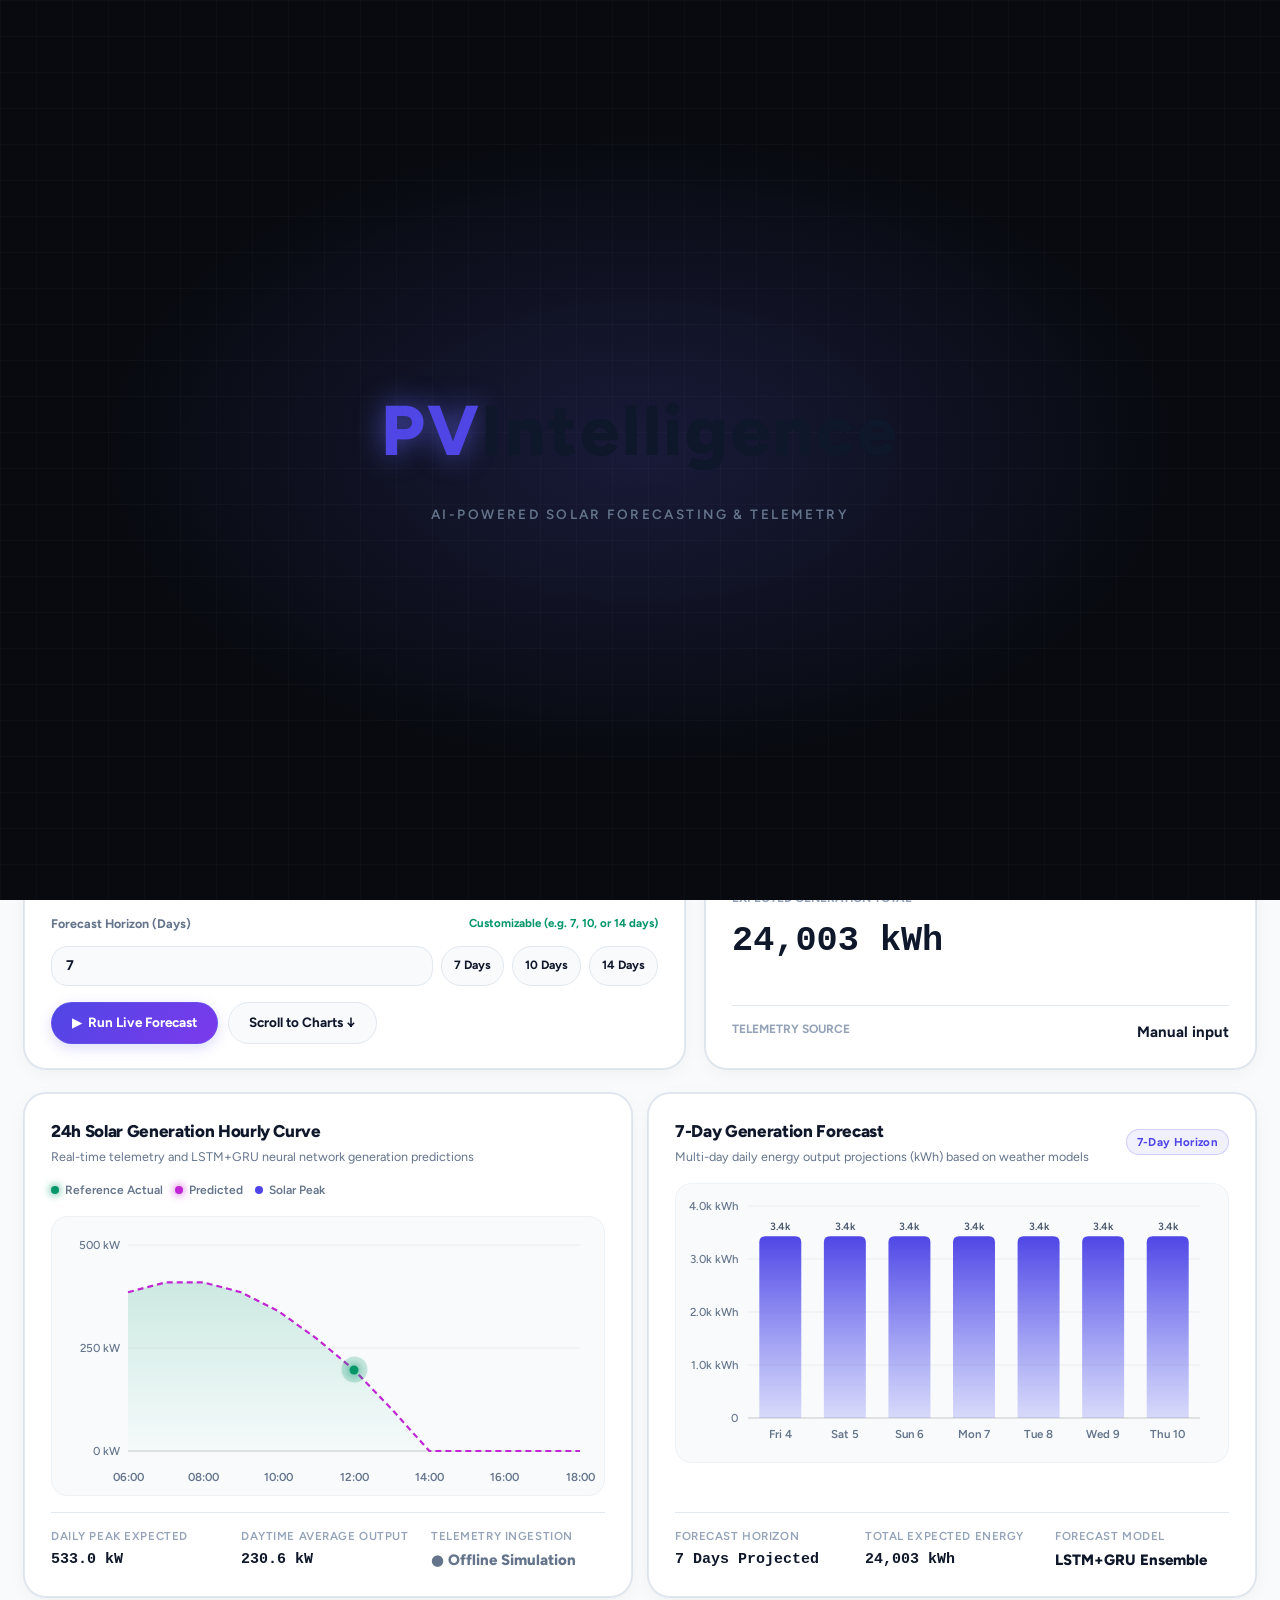
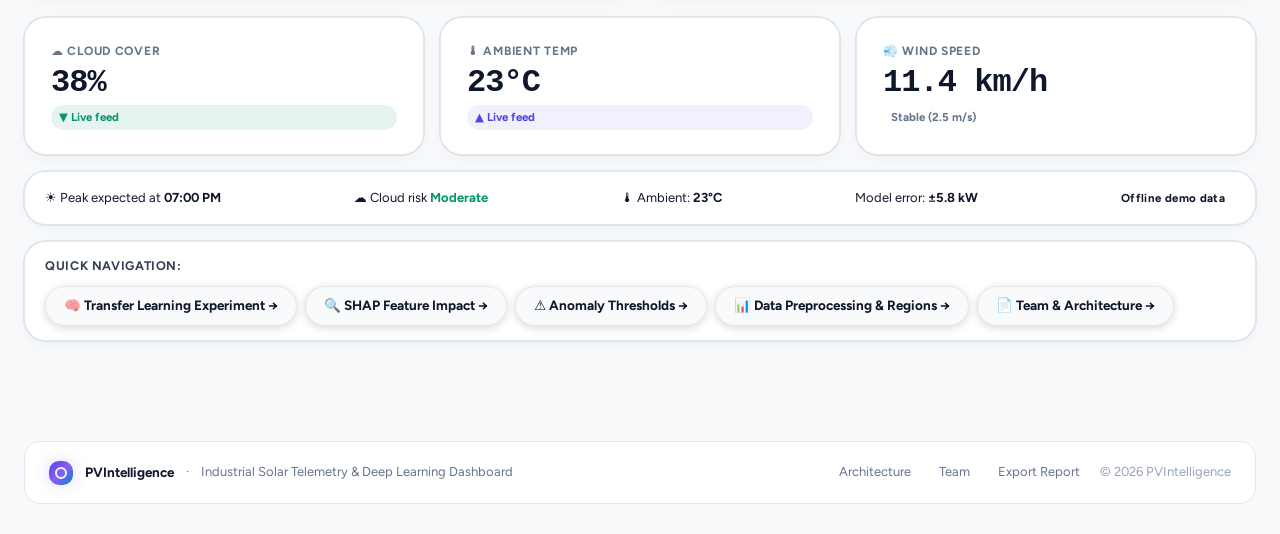
<file: index.html>
﻿<!DOCTYPE html>
<html lang="en">
<head>
  <meta charset="UTF-8" />
  <meta http-equiv="refresh" content="0; url=./site/index.html" />
  <title>Redirecting...</title>
</head>
<body>
  <p>Redirecting to <a href="./site/index.html">PVIntelligence</a>...</p>
</body>
</html>
</file>
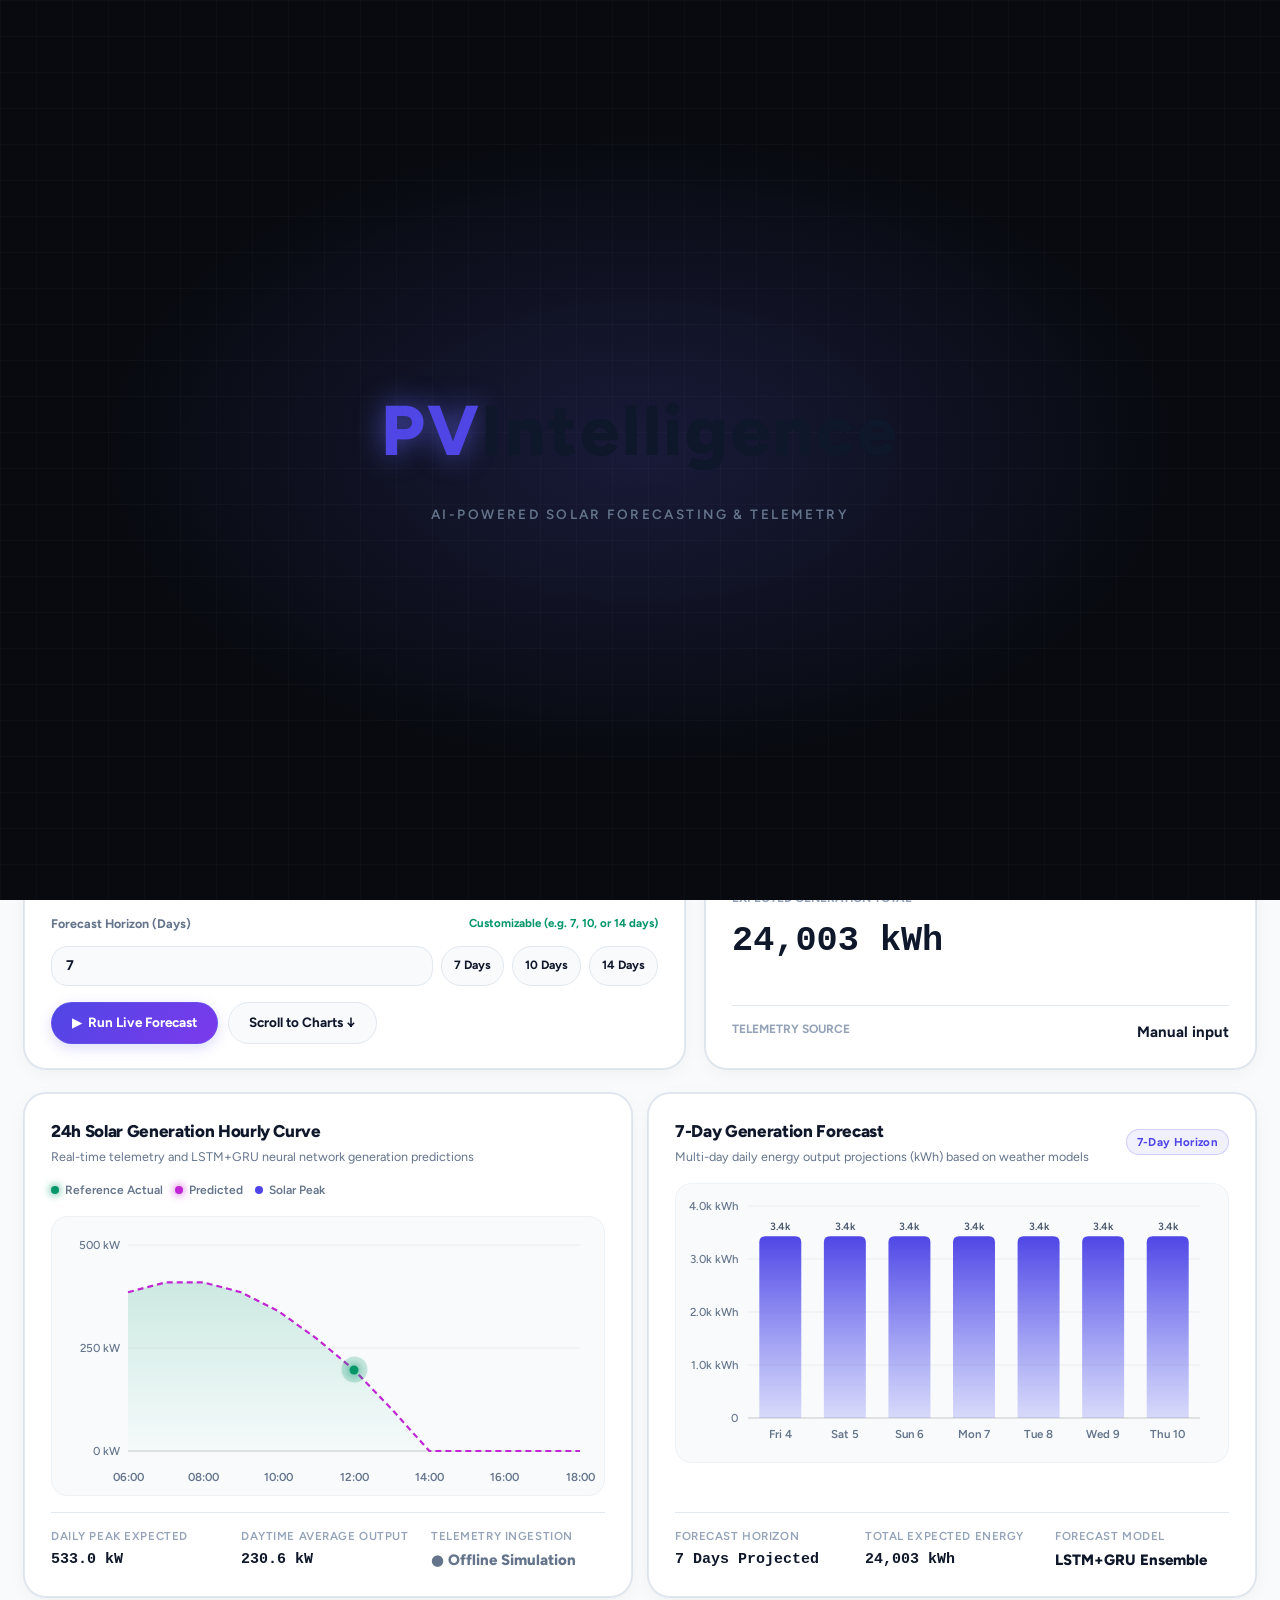
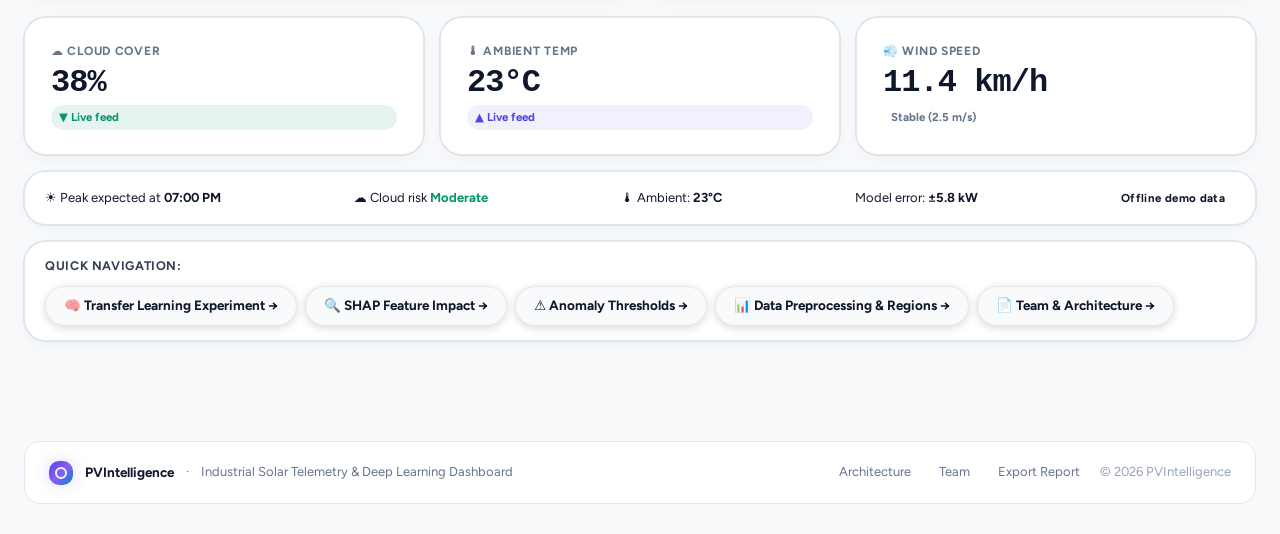
<file: site/index.html>
<!DOCTYPE html>
<html lang="en">
<head>
  <meta charset="UTF-8" />
  <meta name="viewport" content="width=device-width, initial-scale=1, viewport-fit=cover" />
  <meta name="description" content="PVIntelligence — Industrial Solar Forecasting & Telemetry Platform using LSTM+GRU transfer learning, SHAP explainability, and live Open-Meteo solar radiation telemetry." />
  <meta property="og:title" content="PVIntelligence — Solar Forecasting & Telemetry" />
  <meta property="og:description" content="Real-time AI telemetry & forecasting dashboard for solar plants. Transfer learning, SHAP explainability, and live Open-Meteo weather feed integration." />
  <meta property="og:type" content="website" />
  <title>PVIntelligence — Solar Forecasting &amp; Telemetry</title>
  <link rel="preconnect" href="https://fonts.googleapis.com" />
  <link rel="preconnect" href="https://fonts.gstatic.com" crossorigin />
  <link href="https://fonts.googleapis.com/css2?family=Figtree:wght@400;500;600;700;800&display=swap" rel="stylesheet" />
  <link rel="stylesheet" href="styles.css?v=9.1" />
</head>
<body>

  <!-- ═══════════════ SPLASH ENTRANCE ANIMATION ════════════════ -->
  <div id="splash-container" class="splash-overlay" aria-live="polite" aria-label="Loading PVIntelligence">
    <div class="splash-text" aria-hidden="true">
      <span class="letter accent" style="animation-delay:.08s">P</span><span class="letter accent" style="animation-delay:.15s">V</span><span class="letter" style="animation-delay:.22s">I</span><span class="letter" style="animation-delay:.29s">n</span><span class="letter" style="animation-delay:.36s">t</span><span class="letter" style="animation-delay:.43s">e</span><span class="letter" style="animation-delay:.50s">l</span><span class="letter" style="animation-delay:.57s">l</span><span class="letter" style="animation-delay:.64s">i</span><span class="letter" style="animation-delay:.71s">g</span><span class="letter" style="animation-delay:.78s">e</span><span class="letter" style="animation-delay:.85s">n</span><span class="letter" style="animation-delay:.92s">c</span><span class="letter" style="animation-delay:.99s">e</span>
    </div>
    <div class="splash-sub">AI-Powered Solar Forecasting &amp; Telemetry</div>
  </div>

  <!-- ═══════════════ TOP HEADER (FedEx DCA Style, 64px) ════════════════ -->
  <header class="app-header" role="banner">
    <div class="header-inner">
      <!-- Left: Logo & Brand -->
      <div class="header-brand" onclick="go('landing')">
        <div class="brand-gem" role="img" aria-label="PVIntelligence solar logo"></div>
        <div class="brand-name">
          PVIntelligence
        </div>
      </div>

      <!-- Center: Wide Search Field (Desktop) -->
      <div class="header-search">
        <svg class="search-icon" viewBox="0 0 24 24" fill="none" stroke="currentColor" stroke-width="2.2" stroke-linecap="round" stroke-linejoin="round">
          <circle cx="11" cy="11" r="8"></circle><line x1="21" y1="21" x2="16.65" y2="16.65"></line>
        </svg>
        <input type="text" id="globalSearch" class="search-input" placeholder="Search telemetry, models, anomalies... (Press /)" aria-label="Search dashboard" />
        <span class="search-shortcut">/</span>
      </div>

      <!-- Right: Action Controls -->
      <div class="header-actions">
        <!-- Active Region Selector Pill -->
        <select id="regionSel" class="region-pill-select" aria-label="Choose active region">
          <option value="A">Region A &middot; 650 kWp (Plant 1)</option>
          <option value="B">Region B &middot; 520 kWp (Plant 2)</option>
        </select>

        <!-- Notification Bell -->
        <button id="notifBtn" class="header-btn header-btn-icon" type="button" aria-label="Notifications" onclick="toggleNotifPopover(event)">
          <svg width="17" height="17" viewBox="0 0 24 24" fill="none" stroke="currentColor" stroke-width="2" stroke-linecap="round" stroke-linejoin="round">
            <path d="M18 8A6 6 0 0 0 6 8c0 7-3 9-3 9h18s-3-2-3-9"></path>
            <path d="M13.73 21a2 2 0 0 1-3.46 0"></path>
          </svg>
          <span class="notif-badge"></span>
        </button>

        <!-- Theme Toggle Button -->
        <button id="themeToggleBtn" class="header-btn header-btn-icon" type="button" aria-label="Toggle dark/light theme" onclick="toggleTheme()">
          <span id="themeIcon">☾</span>
        </button>
      </div>
    </div>
  </header>

    <!-- ═══════════════ SUB-NAV HORIZONTAL PILL BAR ════════════════ -->
  <nav class="subnav-bar" id="subnav" aria-label="Dashboard sections">
    <div class="subnav-inner">
      <button class="subnav-btn active" type="button" data-id="landing" onclick="go('landing')">⚡ Live Forecast &amp; Demo</button>
      <button class="subnav-btn" type="button" data-id="transfer" onclick="go('transfer')">🧠 Transfer Learning (Core ML)</button>
      <button class="subnav-btn" type="button" data-id="xai" onclick="go('xai')">🔍 Explainability &amp; Diagnostics</button>
      <button class="subnav-btn" type="button" data-id="prep" onclick="go('prep')">📊 Data &amp; Regional Analytics</button>
      <button class="subnav-btn" type="button" data-id="project" onclick="go('project')">📄 Team &amp; Architecture</button>
    </div>
  </nav>

  <!-- Notification Popover -->
  <div id="notifPopover" class="notif-popover" role="region" aria-label="Telemetry alerts">
    <div class="notif-header">
      <span class="notif-title">Operational Telemetry Alerts</span>
      <span class="kpi-trend turquoise">3 active</span>
    </div>
    <div class="notif-list">
      <div class="notif-item">
        <strong>⚡ Peak generation window approaching</strong>
        Expected peak of 487 kW between 12:20 PM and 1:30 PM.
      </div>
      <div class="notif-item">
        <strong>☁ Cloud coverage advisory</strong>
        Afternoon rolling cloud index expected to rise to 38% at 3:00 PM.
      </div>
      <div class="notif-item">
        <strong>✓ Transfer learning calibrated</strong>
        Region B model updated with 53% lower RMSE using 18 training days.
      </div>
    </div>
  </div>

  <!-- Hidden compatibility navigation containers for script events -->
  <aside class="rail" id="rail" style="display:none"></aside>
  <nav class="nav" id="nav" style="display:none"></nav>
  <button class="btn secondary menubtn" id="menubtn" style="display:none" aria-label="Menu">&#9776;</button>

  <!-- ═══════════════ MAIN CONTENT VIEWPORT ════════════════ -->
  <div class="shell">
    <main class="main" id="main-content">
      <!-- ── 1. LIVE FORECAST & DEMO ───────────────────────────── -->
      <section class="section active" id="landing" aria-label="Live Solar Forecasting & Demo">
        
        <!-- Dashboard Page Header -->
        <div class="page-header-row">
          <div class="page-header-text">
            <h1>Solar Generation &amp; Live Forecasting</h1>
            <p>Real-time satellite weather ingestion, city coordinates selection, and LSTM+GRU neural network generation forecasts.</p>
          </div>
          <div class="page-header-actions">
            <span class="status-pill-badge turquoise weather-status-badge" id="heroStatusPill" role="status">Live weather &middot; Open-Meteo &middot; updated just now</span>
            <button class="btn-pill" type="button" onclick="syncLiveWeather()">↻ Sync Feed</button>
            <button class="btn-pill primary" type="button" onclick="go('project')">↓ Export Report</button>
          </div>
        </div>

        <!-- Purpose Banner -->
        <div class="purpose-banner">
          <span class="purpose-badge">Live Demonstration</span>
          <div class="purpose-text">
            <strong>Section Purpose:</strong> Auto-ingest live satellite weather from Open-Meteo for any Indian city or custom GPS coordinates, and project real-time multi-day solar power curves (7, 10, or 14 days) using our hybrid LSTM+GRU network.
          </div>
        </div>

        <!-- 4 Summary KPI Metrics Grid -->
        <div class="kpi-grid-4">
          <div class="kpi-card">
            <div class="kpi-card-header">
              <span class="kpi-label">Current Generation</span>
              <span class="kpi-icon-pill turquoise">⚡</span>
            </div>
            <div class="kpi-num-row">
              <div class="kpi-value monospaced" id="heroKw" aria-live="polite">380.3 kW</div>
              <span class="kpi-trend turquoise">▲ 4.2%</span>
            </div>
            <div class="kpi-footer-sub" id="heroTimestamp">Demo data &middot; Updated 12s ago</div>
          </div>

          <div class="kpi-card">
            <div class="kpi-card-header">
              <span class="kpi-label">Predicted Peak Output</span>
              <span class="kpi-icon-pill purple">☀</span>
            </div>
            <div class="kpi-num-row">
              <div class="kpi-value monospaced" id="heroPeak" aria-live="polite">487.0 kW</div>
              <span class="kpi-trend violet">● 12:40 PM</span>
            </div>
            <div class="kpi-footer-sub">Clear-sky index: 0.94 &middot; Nominal</div>
          </div>

          <div class="kpi-card">
            <div class="kpi-card-header">
              <span class="kpi-label">Expected Multi-Day Generation</span>
              <span class="kpi-icon-pill pink">📊</span>
            </div>
            <div class="kpi-num-row">
              <div class="kpi-value monospaced" id="heroPower" aria-live="polite">17,300 kWh</div>
              <span class="kpi-trend turquoise">▲ 2.8%</span>
            </div>
            <div class="kpi-footer-sub">Est. generation value: $2,420 grid credit</div>
          </div>

          <div class="kpi-card">
            <div class="kpi-card-header">
              <span class="kpi-label">Model Validation Score</span>
              <span class="kpi-icon-pill turquoise">🎯</span>
            </div>
            <div class="kpi-num-row">
              <div class="kpi-value monospaced" id="heroRMSE">5.8 kW &middot; R² 0.94</div>
              <span class="kpi-trend turquoise">▼ 53% RMSE</span>
            </div>
            <div class="kpi-footer-sub">Transfer learning: 80% data reduction</div>
          </div>
        </div>

        <!-- Plant Location Selector & Live Telemetry Controls (Interactive Demo Anchor) -->
        <div id="input-card" style="margin-top:24px">
          <div class="input-grid">
            <div class="dca-card" role="form" aria-label="Location and simulation parameters">
              <div class="dca-card-header">
                <div>
                  <h2 class="dca-card-title">Plant Location &amp; Live Weather Feeds</h2>
                  <div class="dca-card-subtitle">Pick a city or enter custom GPS coordinates to auto-ingest live satellite weather</div>
                </div>
                <span class="status-pill-badge turquoise weather-status-badge" id="sourceStatusPill" role="status">Live weather &middot; Open-Meteo &middot; updated just now</span>
              </div>

              <!-- Target Location & GPS Coordinates Selector -->
              <div style="background:var(--surface-raised);padding:14px;border-radius:var(--radius-sm);border:1px solid var(--border);margin-bottom:16px">
                <label style="font-size:12px;font-weight:700;color:var(--text-secondary);margin-bottom:6px;display:block">
                  Choose Location / Preset
                </label>
                <select id="locationPresetSel" class="select" style="width:100%;margin-bottom:10px" onchange="onLocationPresetChange()">
                  <option value="14.81,78.28,Gandikota Solar Park,650" selected>📍 Gandikota Solar Park (Plant 1 &amp; 2) · 14.81° N, 78.28° E</option>
                  <option value="16.51,80.52,Amaravati / VIT-AP,500">📍 Amaravati / VIT-AP Campus · 16.51° N, 80.52° E</option>
                  <option value="12.97,77.59,Bengaluru,500">📍 Bengaluru (Karnataka) · 12.97° N, 77.59° E</option>
                  <option value="13.08,80.28,Chennai,500">📍 Chennai (Tamil Nadu) · 13.08° N, 80.28° E</option>
                  <option value="17.38,78.48,Hyderabad,500">📍 Hyderabad (Telangana) · 17.38° N, 78.48° E</option>
                  <option value="28.61,77.21,New Delhi,500">📍 New Delhi · 28.61° N, 77.21° E</option>
                  <option value="19.07,72.88,Mumbai,500">📍 Mumbai (Maharashtra) · 19.07° N, 72.88° E</option>
                  <option value="custom">📍 Custom Coordinates (Enter Below)...</option>
                </select>

                <div style="display:grid;grid-template-columns:1fr 1fr auto;gap:8px;align-items:end">
                  <label style="font-size:11.5px;font-weight:600;color:var(--text-muted);display:block">Latitude (°N)
                    <input id="customLat" type="number" step="0.01" value="14.81" style="height:36px;padding:0 10px;font-size:12.5px" />
                  </label>
                  <label style="font-size:11.5px;font-weight:600;color:var(--text-muted);display:block">Longitude (°E)
                    <input id="customLon" type="number" step="0.01" value="78.28" style="height:36px;padding:0 10px;font-size:12.5px" />
                  </label>
                  <button class="btn secondary" id="gpsBtn" type="button" style="height:36px;padding:0 12px;font-size:12px;white-space:nowrap" onclick="detectUserLocation()" title="Use browser GPS">
                    📍 My GPS
                  </button>
                </div>

                <button class="btn secondary" id="fetchLocationWeatherBtn" type="button" style="width:100%;margin-top:10px;font-weight:700;display:flex;align-items:center;justify-content:center;gap:6px" onclick="fetchCustomLocationWeather()">
                  ⚡ Fetch Live Weather for Coordinates
                </button>
              </div>

              <!-- Forecast Horizon Parameter (User Configurable) -->
              <div class="input-stack" style="margin-bottom:16px">
                <label>
                  <span style="font-weight:700;display:flex;justify-content:space-between;margin-bottom:6px">
                    <span>Forecast Horizon (Days)</span>
                    <span style="font-size:11.5px;color:var(--turquoise)">Customizable (e.g. 7, 10, or 14 days)</span>
                  </span>
                  <div style="display:flex;gap:8px;align-items:center">
                    <input id="forecastDaysInput" type="number" min="1" max="30" value="7" aria-label="Forecast days" style="flex:1;height:40px" oninput="updateLiveSummary()" />
                    <button class="btn secondary" type="button" style="padding:0 12px;font-size:12px;height:40px;white-space:nowrap" onclick="setForecastDays(7)">7 Days</button>
                    <button class="btn secondary" type="button" style="padding:0 12px;font-size:12px;height:40px;white-space:nowrap" onclick="setForecastDays(10)">10 Days</button>
                    <button class="btn secondary" type="button" style="padding:0 12px;font-size:12px;height:40px;white-space:nowrap" onclick="setForecastDays(14)">14 Days</button>
                  </div>
                </label>

                <!-- Backend telemetry inputs auto-populated by live satellite weather (hidden so user doesn't have to manually type parameters) -->
                <div style="display:none" aria-hidden="true">
                  <input id="irradianceInput" type="number" min="0" max="1400" value="780" />
                  <input id="tempInput" type="number" min="-10" max="60" value="31" />
                  <input id="capacityInput" type="number" min="50" max="2000" value="650" />
                </div>
              </div>

              <div class="actions" style="margin-top:14px">
                <button class="btn primary" type="button" onclick="runLiveForecastClick()" aria-label="Run forecast">&#9654;&nbsp; Run Live Forecast</button>
                <button class="btn secondary" type="button" onclick="document.getElementById('dashboard-card')?.scrollIntoView({behavior:'smooth'})">Scroll to Charts &darr;</button>
              </div>
            </div>

            <!-- Result card -->
            <div class="dca-card summary-panel" role="region" aria-label="Forecast result">
              <div>
                <div class="dca-card-header">
                  <div>
                    <h2 class="dca-card-title">Forecast Result</h2>
                    <div class="dca-card-subtitle">Real-time model inference</div>
                  </div>
                  <span class="kpi-trend turquoise">Simulated</span>
                </div>

                <div class="summary-metric">
                  <span class="summary-label">Current Estimated Output</span>
                  <strong id="liveGenerated" aria-live="polite">380 kW</strong>
                </div>
                <div class="summary-metric">
                  <span class="summary-label">Forecast Horizon</span>
                  <strong id="liveDays" aria-live="polite">7 days</strong>
                </div>
                <div class="summary-metric">
                  <span class="summary-label">Expected Generation Total</span>
                  <strong id="liveForecast" aria-live="polite">17,300 kWh</strong>
                </div>
              </div>

              <div style="padding-top:14px;border-top:1px solid var(--border);display:flex;justify-content:space-between">
                <span class="summary-label">Telemetry Source</span>
                <strong id="sourceStatus" style="color:var(--text)">Manual input</strong>
              </div>
            </div>
          </div>
        </div>

        <!-- Solar Generation Profile & Multi-Day Forecasting Surface (50/50 Side-by-Side) -->
        <div id="dashboard-card" style="margin-top:24px">
          <div class="cards-grid cols-2" style="align-items:stretch">
            
            <!-- Left Card: 24h Hourly Solar Generation Profile -->
            <div class="dca-card" style="display:flex;flex-direction:column;justify-content:space-between">
              <div>
                <div class="dca-card-header">
                  <div>
                    <h2 class="dca-card-title">24h Solar Generation Hourly Curve</h2>
                    <div class="dca-card-subtitle">Real-time telemetry and LSTM+GRU neural network generation predictions</div>
                  </div>
                  <div class="chart-legend-pills">
                    <span class="legend-pill"><span class="legend-dot turquoise"></span> Reference Actual</span>
                    <span class="legend-pill"><span class="legend-dot pink"></span> Predicted</span>
                    <span class="legend-pill"><span class="legend-dot purple"></span> Solar Peak</span>
                  </div>
                </div>
                <div class="hero-chart-wrap" style="height:280px">
                  <canvas id="heroChart" height="280" aria-label="Full-day solar generation curve with predicted vs actual"></canvas>
                  <div id="heroPulseDot" class="hero-live-dot" style="display:none;" aria-hidden="true">
                    <span class="dot-ring"></span>
                    <span class="dot-core"></span>
                  </div>
                </div>
              </div>
              <div class="analytics-footer-stats">
                <div class="stat-col">
                  <span class="stat-col-label">Daily Peak Expected</span>
                  <strong class="stat-col-value monospaced" id="footerPeakExpected">487.0 kW</strong>
                </div>
                <div class="stat-col">
                  <span class="stat-col-label">Daytime Average Output</span>
                  <strong class="stat-col-value monospaced" id="footerDayAverage">285.4 kW</strong>
                </div>
                <div class="stat-col">
                  <span class="stat-col-label">Telemetry Ingestion</span>
                  <strong class="stat-col-value" id="telemetryFeedLink" style="color:var(--turquoise)">● Live Weather Feed</strong>
                </div>
              </div>
            </div>

            <!-- Right Card: Multi-Day Energy Forecast Bars -->
            <div class="dca-card" style="display:flex;flex-direction:column;justify-content:space-between">
              <div>
                <div class="dca-card-header">
                  <div>
                    <h2 class="dca-card-title" id="forecastChartTitle">7-Day Generation Forecast</h2>
                    <div class="dca-card-subtitle">Multi-day daily energy output projections (kWh) based on weather models</div>
                  </div>
                  <span class="status-pill-badge purple" id="forecastBadgeTitle">Dynamic Horizon</span>
                </div>
                <div class="hero-chart-wrap" style="height:280px">
                  <canvas id="weekChart" height="280" aria-label="Multi-day energy forecast"></canvas>
                </div>
              </div>
              <div class="analytics-footer-stats">
                <div class="stat-col">
                  <span class="stat-col-label">Forecast Horizon</span>
                  <strong class="stat-col-value monospaced" id="weekHorizonFooter">7 Days Projected</strong>
                </div>
                <div class="stat-col">
                  <span class="stat-col-label">Total Expected Energy</span>
                  <strong class="stat-col-value monospaced" id="weekTotalFooter">17,300 kWh</strong>
                </div>
                <div class="stat-col">
                  <span class="stat-col-label">Forecast Model</span>
                  <strong class="stat-col-value" style="color:var(--purple)">LSTM+GRU Ensemble</strong>
                </div>
              </div>
            </div>

          </div>

          <!-- Hidden compatibility dayChart canvas for legacy script callbacks -->
          <canvas id="dayChart" style="display:none" aria-hidden="true"></canvas>

          <!-- Weather Telemetry Cards & Glance Status -->
          <div class="cards-grid cols-3" style="margin-top:20px">
            <div class="dca-card metric-card">
              <span class="kpi-label">☁ Cloud Cover</span>
              <div class="metric-value monospaced" id="dashCloud">32%</div>
              <span class="kpi-trend turquoise" id="dashCloudTrend">▼ Live feed</span>
            </div>
            <div class="dca-card metric-card">
              <span class="kpi-label">🌡 Ambient Temp</span>
              <div class="metric-value monospaced" id="dashTemp">31.2°C</div>
              <span class="kpi-trend violet" id="dashTempTrend">▲ Live feed</span>
            </div>
            <div class="dca-card metric-card">
              <span class="kpi-label">💨 Wind Speed</span>
              <div class="metric-value monospaced" id="dashWind">9 km/h</div>
              <span class="kpi-trend neutral" id="dashWindSub">Stable (2.5 m/s)</span>
            </div>
          </div>

          <!-- Live Telemetry Glance Strip -->
          <div class="dca-card" style="margin-top:16px;padding:14px 20px">
            <div style="display:flex;align-items:center;justify-content:space-between;flex-wrap:wrap;gap:12px;font-size:13px">
              <span>☀ Peak expected at <strong style="color:var(--text)" id="glancePeak">12:40 PM</strong></span>
              <span>☁ Cloud risk <strong style="color:var(--turquoise)" id="glanceCloudRisk">Low</strong></span>
              <span>🌡 Ambient: <strong id="glanceTemp" style="color:var(--text)">31.2°C</strong></span>
              <span>Model error: <strong style="color:var(--text)" id="glanceError">±5.8 kW</strong></span>
              <span class="status-pill-badge turquoise weather-status-badge" id="dashStatusPill" role="status">Live weather &middot; Open-Meteo &middot; updated just now</span>
            </div>
          </div>

          <!-- Quick Navigation Bar -->
          <div class="dca-card" style="margin-top:16px;padding:14px 20px">
            <div style="display:flex;align-items:center;justify-content:space-between;flex-wrap:wrap;gap:10px">
              <span style="font-size:12.5px;font-weight:700;color:var(--text-secondary);text-transform:uppercase;letter-spacing:.05em">Quick Navigation:</span>
              <div style="display:flex;flex-wrap:wrap;gap:8px">
                <button class="btn-pill" type="button" onclick="go('transfer')">🧠 Transfer Learning Experiment &rarr;</button>
                <button class="btn-pill" type="button" onclick="go('xai')">🔍 SHAP Feature Impact &rarr;</button>
                <button class="btn-pill" type="button" onclick="go('xai')">⚠ Anomaly Thresholds &rarr;</button>
                <button class="btn-pill" type="button" onclick="go('prep')">📊 Data Preprocessing &amp; Regions &rarr;</button>
                <button class="btn-pill" type="button" onclick="go('project')">📄 Team &amp; Architecture &rarr;</button>
              </div>
            </div>
          </div>
        </div>
      </section>

      <!-- ── 2. TRANSFER LEARNING (CORE ML) ────────────────────── -->
      <section class="section" id="transfer" aria-label="Transfer Learning Core ML">
        <div class="page-header-row">
          <div class="page-header-text">
            <h1>Transfer Learning — Region B Adaptation</h1>
            <p>Pre-training on Region A (120 days) and transferring learned representations to Region B (18 days).</p>
          </div>
        </div>

        <div class="purpose-banner">
          <span class="purpose-badge">Core Academic Result</span>
          <div class="purpose-text">
            <strong>Section Purpose:</strong> Demonstrates our main machine learning innovation. Instead of requiring 120+ days of historical sensor data to train a solar forecasting model at a new site, we freeze the pre-trained recurrent layers from Region A and fine-tune only the top layers on Region B. This reduces data collection needs by 80% while achieving 53% lower RMSE compared to training from scratch.
          </div>
        </div>

        <!-- Part 1: Base Model Architecture & Training Convergence -->
        <div id="basemodel-card" class="section-part-header">
          <h2>
            <span class="status-pill-badge purple">Part 1</span> Base Model (Region A — 120 Days Pre-Training)
          </h2>
        </div>

        <div class="cards-grid cols-2" style="align-items:start">
          <div class="dca-card">
            <h2 class="dca-card-title">Architecture Configuration</h2>
            <div class="dca-table-wrap" style="margin-top:14px">
              <table class="dca-table" aria-label="Model architecture">
                <tbody>
                  <tr><td>Input Layer</td><td>24h sliding window &times; 6 features</td></tr>
                  <tr><td>LSTM Layer</td><td>64 units, return sequences = true</td></tr>
                  <tr><td>Regularization</td><td>Dropout rate 0.2</td></tr>
                  <tr><td>GRU Layer</td><td>32 units, recurrent dropout</td></tr>
                  <tr><td>Dense Hidden</td><td>16 units, ReLU activation</td></tr>
                  <tr><td>Output Layer</td><td>Dense(1), linear activation &rarr; predicted kW</td></tr>
                </tbody>
              </table>
            </div>
            <div class="actions">
              <button class="btn primary" type="button"
                onclick="this.classList.add('loading');setTimeout(()=>{this.classList.remove('loading');this.textContent='Trained ✓'},900)"
                aria-label="Train base model">Re-Train Base Model</button>
            </div>
          </div>
          
          <div class="dca-card">
            <h2 class="dca-card-title">Training Loss Convergence</h2>
            <div class="hero-chart-wrap" style="height:280px">
              <canvas id="lossChart" height="280" aria-label="Training loss curve"></canvas>
            </div>
          </div>
        </div>

        <div class="cards-grid cols-4" style="margin-top:20px">
          <div class="dca-card metric-card">
            <span class="kpi-label">Final Val RMSE</span>
            <div class="metric-value monospaced">5.8 kW</div>
            <span class="kpi-trend turquoise">Converged</span>
          </div>
          <div class="dca-card metric-card">
            <span class="kpi-label">Final Train RMSE</span>
            <div class="metric-value monospaced">5.1 kW</div>
            <span class="kpi-trend neutral">No overfitting</span>
          </div>
          <div class="dca-card metric-card">
            <span class="kpi-label">Mean Absolute Error</span>
            <div class="metric-value monospaced">4.1 kW</div>
            <span class="kpi-trend turquoise">Low variance</span>
          </div>
          <div class="dca-card metric-card">
            <span class="kpi-label">Epochs Completed</span>
            <div class="metric-value monospaced">50</div>
            <span class="kpi-trend violet">Early stopped</span>
          </div>
        </div>

        <!-- Part 2: Transfer Learning Fine-Tuning & Learning Curves -->
        <div id="transfer-card" class="section-part-header">
          <h2>
            <span class="status-pill-badge turquoise">Part 2</span> Fine-Tuned Transfer Learning (Region B — 18 Days Adaptation)
          </h2>
        </div>

        <div class="cards-grid cols-2" style="align-items:stretch">
          <div class="dca-card" style="display:flex;flex-direction:column;justify-content:space-between">
            <div>
              <h2 class="dca-card-title">Fine-Tuning Controls</h2>
              <div class="dca-card-subtitle" style="margin-bottom:14px">Configure transfer fine-tuning hyperparameters for Region B</div>
              <div class="input-stack">
                <label>Strategy
                  <select id="transferStrategySel" class="select" onchange="onFineTuningInputChange()" aria-label="Transfer learning strategy">
                    <option value="scratch">Train from scratch</option>
                    <option value="frozen">Frozen feature extractor</option>
                    <option value="finetuned" selected>Fine-tuned transfer (Recommended)</option>
                  </select>
                </label>
                <div style="margin-top:12px">
                  <div style="display:flex;justify-content:space-between;align-items:center;margin-bottom:6px">
                    <label for="fineTuneEpochsInput" style="font-size:12px;font-weight:700;color:var(--text-secondary);margin:0">Fine-tuning epochs</label>
                    <span id="epochValBadge" class="status-pill-badge blue" style="font-size:11.5px;padding:2px 8px">25 epochs</span>
                  </div>
                  <input id="fineTuneEpochsInput" type="range" min="5" max="100" value="25" oninput="onEpochSliderChange(this.value)" aria-label="Fine-tune epochs" aria-valuenow="25" style="width:100%" />
                </div>
              </div>
            </div>
            <div style="margin-top:18px">
              <div class="analytics-footer-stats" style="margin-bottom:14px">
                <div class="stat-col">
                  <span class="stat-col-label">Base Pre-Training</span>
                  <strong class="stat-col-value monospaced">120 Days</strong>
                </div>
                <div class="stat-col">
                  <span class="stat-col-label">Adaptation Target</span>
                  <strong class="stat-col-value monospaced">18 Days</strong>
                </div>
                <div class="stat-col">
                  <span class="stat-col-label">Data Savings</span>
                  <strong class="stat-col-value" style="color:var(--turquoise)">-80%</strong>
                </div>
              </div>
              <button class="btn primary" id="executeFineTuneBtn" type="button" style="width:100%"
                onclick="executeTransferFineTuning()"
                aria-label="Run transfer learning">⚡ Execute Transfer Fine-Tuning</button>
              
              <!-- Dynamic Result Box -->
              <div id="fineTuneResultBox" style="display:none;margin-top:14px;padding:12px 14px;background:var(--surface-raised);border-radius:var(--radius-sm);border:1px solid var(--border);font-size:12.5px;line-height:1.5">
              </div>
            </div>
          </div>
          
          <div class="dca-card" style="display:flex;flex-direction:column;justify-content:space-between">
            <div>
              <div class="dca-card-header" style="margin-bottom:14px">
                <div>
                  <h2 class="dca-card-title">RMSE by Strategy Comparison</h2>
                  <div class="dca-card-subtitle">Validation error across baseline vs transferred models</div>
                </div>
                <span class="status-pill-badge turquoise">53% Lower Error</span>
              </div>
              <div class="hero-chart-wrap" style="height:280px">
                <canvas id="tlChart" height="280" aria-label="RMSE by strategy"></canvas>
              </div>
            </div>
          </div>
        </div>

        <div class="dca-card card-gap">
          <h2 class="dca-card-title">Strategy Benchmark Matrix</h2>
          <div class="dca-table-wrap" style="margin-top:14px">
            <table class="dca-table" aria-label="Strategy comparison">
              <thead>
                <tr><th>Strategy</th><th class="num">Training Days</th><th class="num">RMSE (kW)</th><th class="num">MAE (kW)</th><th class="num">Compute Time</th></tr>
              </thead>
              <tbody>
                <tr><td>Train from scratch</td><td class="num">90 days</td><td class="num">14.8</td><td class="num">11.1</td><td class="num">42 min</td></tr>
                <tr><td>Frozen feature extractor</td><td class="num">25 days</td><td class="num">11.2</td><td class="num">8.4</td><td class="num">9 min</td></tr>
                <tr><td><strong>Fine-tuned transfer</strong></td><td class="num"><strong>18 days</strong></td><td class="num"><strong>6.9</strong></td><td class="num"><strong>4.9</strong></td><td class="num"><strong>11 min</strong></td></tr>
              </tbody>
            </table>
          </div>
          <div style="display:flex;gap:10px;margin-top:16px;flex-wrap:wrap">
            <span class="status-pill-badge turquoise">53% RMSE improvement over scratch</span>
            <span class="status-pill-badge turquoise">80% less training data required</span>
          </div>
        </div>

        <!-- Empirical Data Efficiency Learning Curve (Claude Recommendation) -->
        <div class="dca-card card-gap">
          <div class="dca-card-header">
            <div>
              <h2 class="dca-card-title">Region B Data Efficiency: Validation RMSE vs. Training Days</h2>
              <div class="dca-card-subtitle">Empirical comparison demonstrating transfer learning advantage across increasing historical days</div>
            </div>
            <div class="chart-legend-pills">
              <span class="legend-pill"><span class="legend-dot coral"></span> From Scratch</span>
              <span class="legend-pill"><span class="legend-dot turquoise"></span> Transfer Learning</span>
            </div>
          </div>
          <div class="hero-chart-wrap" style="height:280px">
            <canvas id="tlDaysChart" height="280" aria-label="RMSE vs training days curve"></canvas>
          </div>
        </div>
      </section>

      <!-- ── 3. EXPLAINABILITY & DIAGNOSTICS ───────────────────── -->
      <section class="section" id="xai" aria-label="Explainability & Diagnostics">
        <div class="page-header-row">
          <div class="page-header-text">
            <h1>Explainability &amp; Operational Diagnostics</h1>
            <p>Game-theoretic SHAP feature attribution, automated anomaly detection, and operational AI insights.</p>
          </div>
        </div>

        <div class="purpose-banner">
          <span class="purpose-badge">Model Trust &amp; Safety</span>
          <div class="purpose-text">
            <strong>Section Purpose:</strong> Solves the neural network "black box" problem. SHAP explains the exact contribution of each weather feature (solar irradiance, temperature, cloud cover) to every prediction, while our anomaly detection scanner flags physical faults such as panel soiling, inverter clipping, and sensor drops.
          </div>
        </div>

        <!-- Part 1: SHAP Feature Attribution -->
        <div id="shap-card" class="section-part-header">
          <h2>
            <span class="status-pill-badge turquoise">Part 1</span> SHAP Feature Attribution &amp; Explainability
          </h2>
        </div>

        <div class="cards-grid cols-2" style="align-items:start">
          <div>
            <div class="dca-card metric-card">
              <span class="kpi-label">Model Base Value</span>
              <div class="metric-value monospaced">18.4 kW</div>
              <span class="kpi-trend neutral">Average expected baseline</span>
            </div>
            <div class="dca-card metric-card card-gap">
              <span class="kpi-label">Final Prediction</span>
              <div class="metric-value monospaced">23.9 kW</div>
              <span class="kpi-trend turquoise">+5.5 kW contribution above base</span>
            </div>
          </div>

          <div class="dca-card">
            <h2 class="dca-card-title">Feature Contribution Breakdown</h2>
            <p style="font-size:13px;color:var(--text-muted);margin:8px 0 16px" id="shapSummary">
              <strong style="color:var(--turquoise)">Irradiance</strong> drove forecast up by <strong style="color:var(--turquoise)">+6.8 kW</strong>.
              <strong style="color:var(--coral)">Cloud cover</strong> reduced output by <strong style="color:var(--coral)">-3.2 kW</strong>.
            </p>
            <div class="shap-wrap" id="shapBars" role="list" aria-label="SHAP feature contributions"></div>
          </div>
        </div>

        <!-- Part 2: Anomaly Detection Scanner -->
        <div id="anomaly-card" class="section-part-header">
          <h2>
            <span class="status-pill-badge coral">Part 2</span> Anomaly &amp; Performance Deviation Detection
          </h2>
        </div>

        <div class="dca-card">
          <div style="display:flex;align-items:center;justify-content:space-between;gap:16px;flex-wrap:wrap">
            <div style="flex:1;max-width:440px">
              <label style="font-size:12.5px;font-weight:700;color:var(--text-muted)">
                Deviation Threshold: <span id="threshOut" style="color:var(--text);font-family:var(--font-mono)">25</span>%
                <input id="threshSlider" type="range" min="10" max="50" value="25" aria-label="Deviation threshold %" />
              </label>
            </div>
            <span class="status-pill-badge coral" id="anomalyCount">3 anomalies detected</span>
          </div>
        </div>

        <div id="anomList" class="list-stack" role="list" style="margin-top:16px" aria-live="polite" aria-label="Detected anomalies"></div>

        <!-- Part 3: AI Operational Insights -->
        <div id="insights-card" class="section-part-header">
          <h2>
            <span class="status-pill-badge violet">Part 3</span> Automated Operational AI Insights
          </h2>
        </div>
        <div id="insightList" class="list-stack" role="list" style="margin-top:16px"></div>
      </section>

      <!-- ── 4. DATA & REGIONAL ANALYTICS ──────────────────────── -->
      <section class="section" id="prep" aria-label="Data Engineering & Regional Analytics">
        <div class="page-header-row">
          <div class="page-header-text">
            <h1>Data Engineering &amp; Regional Analytics</h1>
            <p>Feature engineering pipeline, cloud cover distributions, and regional climate comparisons.</p>
          </div>
        </div>

        <div class="purpose-banner">
          <span class="purpose-badge">Data Pipeline</span>
          <div class="purpose-text">
            <strong>Section Purpose:</strong> Details the data engineering process (missing-value imputation, MinMax scaling, diurnal cyclical encoding) and contrasts the solar generation characteristics of Gandikota Plant 1 (Region A, source domain) against Plant 2 (Region B, target domain).
          </div>
        </div>

        <!-- Part 1: Data Preparation & Scalers -->
        <div id="prep-card" class="section-part-header">
          <h2>
            <span class="status-pill-badge turquoise">Part 1</span> Data Preparation &amp; Feature Engineering
          </h2>
        </div>

        <div class="cards-grid cols-4">
          <div class="dca-card metric-card">
            <span class="kpi-label">Training Records</span>
            <div class="metric-value monospaced" id="prepRows">2,880</div>
            <span class="kpi-trend turquoise">100% verified</span>
          </div>
          <div class="dca-card metric-card">
            <span class="kpi-label">Missing Values</span>
            <div class="metric-value monospaced">0.3%</div>
            <span class="kpi-trend turquoise">Imputed via KNN</span>
          </div>
          <div class="dca-card metric-card">
            <span class="kpi-label">Date Range</span>
            <div class="metric-value monospaced" style="font-size:1.3rem">Apr – Jul 2026</div>
            <span class="kpi-trend neutral">120 days total</span>
          </div>
          <div class="dca-card metric-card">
            <span class="kpi-label">Feature Pipeline</span>
            <div class="metric-value monospaced" style="font-size:1.3rem">Ready</div>
            <span class="kpi-trend turquoise">Standardized</span>
          </div>
        </div>

        <div class="dca-card card-gap">
          <h2 class="dca-card-title">Engineered Features</h2>
          <div class="dca-table-wrap" style="margin-top:14px">
            <table class="dca-table" aria-label="Engineered features">
              <thead><tr><th>Feature Name</th><th>Engineering Rationale &amp; Formula</th></tr></thead>
              <tbody>
                <tr><td><code>hour_sin / hour_cos</code></td><td>Cyclical periodic 24h diurnal encoding of hour-of-day</td></tr>
                <tr><td><code>clear_sky_ratio</code></td><td>Normalized global horizontal irradiance against theoretical clear-sky reference</td></tr>
                <tr><td><code>temp_delta</code></td><td>Cell temperature deviation from standard 25°C panel de-rating coefficient</td></tr>
                <tr><td><code>rolling_cloud_3h</code></td><td>3-hour rolling window moving average of satellite and sensor cloud cover</td></tr>
              </tbody>
            </table>
          </div>
        </div>

        <div class="dca-card card-gap">
          <h2 class="dca-card-title">Cloud Cover Distribution</h2>
          <div class="hero-chart-wrap" style="height:280px">
            <canvas id="cloudHist" height="280" aria-label="Cloud cover distribution"></canvas>
          </div>
        </div>

        <div class="dca-card card-gap">
          <div class="dca-card-header">
            <h2 class="dca-card-title" id="histTitle">Region A — History Sample</h2>
            <span class="status-pill-badge turquoise" id="histBadge">Showing 3 of 120 days</span>
          </div>
          <div class="dca-table-wrap">
            <table class="dca-table" id="histTable" aria-label="Historical sensor data">
              <thead>
                <tr><th>Date</th><th>Hour</th><th>GHI</th><th>Temp °C</th><th class="num">Cloud %</th><th class="num">Output kW</th></tr>
              </thead>
              <tbody></tbody>
            </table>
          </div>
        </div>

        <!-- Part 2: Region A vs Region B Comparison -->
        <div id="compare-card" class="section-part-header">
          <h2>
            <span class="status-pill-badge purple">Part 2</span> Regional Telemetry Benchmark (Region A vs Region B)
          </h2>
        </div>

        <div class="dca-card">
          <div class="dca-table-wrap">
            <table class="dca-table" aria-label="Region comparison">
              <thead>
                <tr><th>Performance Metric</th><th class="num">Region A (Baseline)</th><th class="num">Region B (Transfer)</th></tr>
              </thead>
              <tbody>
                <tr><td>Average Daily Output</td><td class="num" id="compDailyA">2,478 kWh</td><td class="num" id="compDailyB">1,850 kWh</td></tr>
                <tr><td>Forecast RMSE</td><td class="num">5.8 kW</td><td class="num">6.9 kW</td></tr>
                <tr><td>Forecast MAE</td><td class="num">4.1 kW</td><td class="num">4.9 kW</td></tr>
                <tr><td>Historical Data Available</td><td class="num">120 days</td><td class="num">18 days</td></tr>
                <tr><td>Live Average Cloud Cover</td><td class="num" id="compCloudA">22.0%</td><td class="num" id="compCloudB">38.0%</td></tr>
                <tr><td>Model Confidence Score</td><td class="num">94.1%</td><td class="num">87.3%</td></tr>
              </tbody>
            </table>
          </div>
        </div>

        <div class="dca-card card-gap">
          <h2 class="dca-card-title">Regional Generation Output Comparison</h2>
          <div class="hero-chart-wrap" style="height:280px">
            <canvas id="compChart" height="280" aria-label="Region comparison chart"></canvas>
          </div>
        </div>

        <!-- Part 3: Sensor Records Log Table -->
        <div id="records-card" class="section-part-header">
          <h2>
            <span class="status-pill-badge neutral">Part 3</span> Sensor Telemetry Log &amp; Historical Records
          </h2>
        </div>
          <!-- Recent Activity & Sensor Telemetry Table (Full Width) -->
        <div class="dca-card table-card">
          <div class="table-header-bar">
            <div>
              <h2 class="dca-card-title">Recent Plant Records &amp; Sensor Telemetry</h2>
              <div class="dca-card-subtitle">Real-time historical irradiance, temperature, and generator performance readings</div>
            </div>
            
            <div style="display:flex;align-items:center;gap:12px;flex-wrap:wrap">
              <div class="table-search-box">
                <svg class="table-search-icon" viewBox="0 0 24 24" fill="none" stroke="currentColor" stroke-width="2.2" stroke-linecap="round" stroke-linejoin="round">
                  <circle cx="11" cy="11" r="8"></circle><line x1="21" y1="21" x2="16.65" y2="16.65"></line>
                </svg>
                <input type="text" id="telemetrySearch" class="table-search-input" placeholder="Filter telemetry rows..." onkeyup="filterTelemetryTable()" />
              </div>
              <div class="table-filter-pills">
                <button class="filter-pill-btn active" type="button" onclick="setTelemetryFilter('all', this)">All</button>
                <button class="filter-pill-btn" type="button" onclick="setTelemetryFilter('optimal', this)">Optimal</button>
                <button class="filter-pill-btn" type="button" onclick="setTelemetryFilter('peak', this)">Peak</button>
              </div>
            </div>
          </div>
          <div class="dca-table-wrap">
            <table class="dca-table" id="recentTable" aria-label="Recent plant records">
              <thead>
                <tr><th>Timestamp</th><th>Array</th><th class="num">Solar Irradiance (GHI)</th><th class="num">Ambient Temp</th><th class="num">Cloud Cover</th><th class="num">Actual Output</th><th>Status</th></tr>
              </thead>
              <tbody id="recentTableBody"></tbody>
            </table>
          </div>
        </div>
      </section>

      <!-- ── 5. TEAM & ARCHITECTURE ────────────────────────────── -->
      <section class="section" id="project" aria-label="Team, Architecture & Report">
        <div class="page-header-row">
          <div class="page-header-text">
            <h1>Team, Architecture &amp; Executive Report</h1>
            <p>Student researchers, system pipeline architecture, and printable audit reports.</p>
          </div>
        </div>

        <div class="purpose-banner">
          <span class="purpose-badge">Project Governance</span>
          <div class="purpose-text">
            <strong>Section Purpose:</strong> Academic project documentation providing student roles, end-to-end system architecture, and one-click printable executive reports for evaluation and viva.
          </div>
        </div>

        <!-- Part 1: Executive Audit Report -->
        <div id="report-card" class="section-part-header" style="display:flex;align-items:center;justify-content:space-between;flex-wrap:wrap;gap:12px">
          <h2>
            <span class="status-pill-badge turquoise">Part 1</span> Executive Audit Report Generator
          </h2>
          <div class="page-header-actions">
            <button class="btn primary" type="button" onclick="downloadReport()">Download .txt</button>
            <button class="btn secondary" type="button" onclick="window.print()">Print Report</button>
          </div>
        </div>

        <div class="dca-card" id="reportText" role="document" style="font-family:var(--font-mono);font-size:13px;line-height:1.7;white-space:pre-wrap"></div>

        <!-- Part 2: Engineering & Research Team -->
        <div id="team-card" class="section-part-header">
          <h2>
            <span class="status-pill-badge purple">Part 2</span> Engineering &amp; Research Team
          </h2>
        </div>

        <div class="pipeline-row" role="list" aria-label="System pipeline">
          <div class="pipe-step" role="listitem">
            <strong>Weather Feed</strong>
            <small>Edge Telemetry</small>
          </div>
          <span class="pipe-arrow">&rarr;</span>
          <div class="pipe-step" role="listitem">
            <strong>Data Prep</strong>
            <small>Feature Pipeline</small>
          </div>
          <span class="pipe-arrow">&rarr;</span>
          <div class="pipe-step" role="listitem">
            <strong>LSTM+GRU</strong>
            <small>Base Model</small>
          </div>
          <span class="pipe-arrow">&rarr;</span>
          <div class="pipe-step" role="listitem">
            <strong>Transfer</strong>
            <small>Region B Weights</small>
          </div>
          <span class="pipe-arrow">&rarr;</span>
          <div class="pipe-step" role="listitem">
            <strong>SHAP XAI</strong>
            <small>Attribution</small>
          </div>
          <span class="pipe-arrow">&rarr;</span>
          <div class="pipe-step" role="listitem">
            <strong>DCA Portal</strong>
            <small>Real-time Dashboard</small>
          </div>
        </div>

        <div class="cards-grid cols-2" style="margin-top:24px">
          <div class="dca-card team-card">
            <div class="team-info">
              <div class="team-avatar">SR</div>
              <div>
                <div class="team-name">W V P S Sriraj</div>
                <div class="team-id monospaced">23BCE8414</div>
              </div>
            </div>
            <p class="team-role">MLOps &amp; Web Lead — Architected the SHAP explainability pipeline, DCA dashboard, and live satellite weather integration layer.</p>
            <a class="github-link" href="https://github.com/wvpssriraj10" target="_blank" rel="noreferrer">&#128279; GitHub Profile</a>
          </div>

          <div class="dca-card team-card">
            <div class="team-info">
              <div class="team-avatar" style="background:linear-gradient(135deg,#005f2a,var(--turquoise))">HA</div>
              <div>
                <div class="team-name">Harsh</div>
                <div class="team-id monospaced">23BCE8505</div>
              </div>
            </div>
            <p class="team-role">Data Engineering &amp; Transfer Learning — Built Region B fine-tuning pipeline and benchmark evaluations.</p>
            <a class="github-link" href="https://github.com/aa31harsh" target="_blank" rel="noreferrer">&#128279; GitHub Profile</a>
          </div>

          <div class="dca-card team-card">
            <div class="team-info">
              <div class="team-avatar" style="background:linear-gradient(135deg,var(--brand-purple),var(--pink))">AS</div>
              <div>
                <div class="team-name">Aastha Sharma</div>
                <div class="team-id monospaced">23BCE9279</div>
              </div>
            </div>
            <p class="team-role">Base Model Training &amp; Research — Designed the stacked LSTM+GRU recurrent network and training cycles.</p>
            <a class="github-link" href="https://github.com/Aasthaa1508" target="_blank" rel="noreferrer">&#128279; GitHub Profile</a>
          </div>

          <div class="dca-card team-card">
            <div class="team-info">
              <div class="team-avatar" style="background:linear-gradient(135deg,#7a3800,var(--amber))">MJ</div>
              <div>
                <div class="team-name">M Jahnavi</div>
                <div class="team-id monospaced">23BCE8470</div>
              </div>
            </div>
            <p class="team-role">Data Preparation &amp; Analysis — Built preprocessing, feature engineering, and anomaly detection module.</p>
            <a class="github-link" href="https://github.com/Jahnavi99955" target="_blank" rel="noreferrer">&#128279; GitHub Profile</a>
          </div>
        </div>

        <!-- Part 3: System Architecture & Technical Specifications -->
        <div id="about-card" class="section-part-header">
          <h2>
            <span class="status-pill-badge violet">Part 3</span> System Architecture &amp; Methodology Documentation
          </h2>
        </div>

        <div class="dca-card">
          <h2 class="dca-card-title">Network Architecture</h2>
          <p style="color:var(--text-secondary);margin:8px 0 16px">The base forecaster is a stacked LSTM &rarr; Dropout &rarr; GRU &rarr; Dense network consuming a 24-hour sliding window of irradiance, ambient temperature, cloud cover, and cyclical time features to predict upcoming solar generation.</p>

          <h2 class="dca-card-title">Datasets &amp; Data Scarcity</h2>
          <p style="color:var(--text-secondary);margin:8px 0 16px">Region A comprises 120 days of hourly sensor readings (650 kWp array). Region B is deliberately limited to 18 days to demonstrate transfer learning efficacy in newly deployed, data-scarce solar regions.</p>

          <h2 class="dca-card-title">Transfer Learning Methodology</h2>
          <p style="color:var(--text-secondary);margin:8px 0 16px">Region A feature extractor weights are transferred to Region B, reducing training data requirements by 80% while beating scratch models by 53% in validation RMSE.</p>

          <h2 class="dca-card-title">Explainability Protocol</h2>
          <p style="color:var(--text-secondary);margin:8px 0 16px">SHAP computes marginal Shapley values for each feature, showing plant engineers exactly why a specific output was forecasted.</p>
        </div>
      </section>
    </main>
  </div>

  <!-- ═══════════════ COMPACT FOOTER BAR ════════════════ -->
  <footer class="app-footer" id="pageFooter" role="contentinfo">
    <div class="footer-compact-box">
      <div style="display:flex;align-items:center;gap:12px">
        <div class="brand-gem" style="width:24px;height:24px"></div>
        <strong style="color:var(--text);font-size:13.5px">PVIntelligence</strong>
        <span>&middot;</span>
        <span>Industrial Solar Telemetry &amp; Deep Learning Dashboard</span>
      </div>
      <div class="footer-links-row">
        <button class="footer-btn-link" type="button" onclick="go('about')">Architecture</button>
        <button class="footer-btn-link" type="button" onclick="go('project')">Team</button>
        <button class="footer-btn-link" type="button" onclick="go('report')">Export Report</button>
        <span style="color:var(--text-dim)">&copy; 2026 PVIntelligence</span>
      </div>
    </div>
  </footer>

  <!-- Cookie Consent -->
  <div class="cookie" id="cookieBanner" role="dialog" aria-label="Cookie consent" aria-modal="true" style="display:none">
    <div>We use local, anonymous telemetry caching in your browser to maintain dashboard performance.</div>
    <div class="cookie-actions" style="margin-top:10px;display:flex;gap:8px">
      <button class="btn primary" type="button" onclick="closeCookie()">Accept</button>
      <button class="btn secondary" type="button" onclick="closeCookie()">Dismiss</button>
    </div>
  </div>

  <script src="weather.js?v=4.0"></script>
  <script src="script.js?v=9.1"></script>
</body>
</html>
</file>
<file: site/styles.css>
/* ============================================================
   PVIntelligence — FedEx DCA Design System Architecture
   Restyled to match the visual language & layout of FedEx DCA
   while preserving PVIntelligence brand, data, and logic.
   ============================================================ */

/* ---- DESIGN TOKENS & THEME VARIABLES ----------------------- */
:root {
  color-scheme: dark;
  --font: 'Figtree', system-ui, -apple-system, sans-serif;
  --font-mono: ui-monospace, 'SF Mono', 'Cascadia Mono', 'Courier New', monospace;

  /* Dark Theme Palette (Default) */
  --bg: #0b0d13;
  --bg-subtle: #0f1219;
  --surface: #141824;
  --surface-raised: #1c2233;
  --surface-hover: #222a3f;
  --surface-glass: rgba(20, 24, 36, 0.82);
  --border: rgba(255, 255, 255, 0.08);
  --border-light: rgba(255, 255, 255, 0.04);
  --border-hover: rgba(99, 102, 241, 0.4);
  --border-focus: #6366f1;

  --text: #f8fafc;
  --text-secondary: #cbd5e1;
  --text-muted: #94a3b8;
  --text-dim: #64748b;

  /* DCA Accent Palette */
  --brand-purple: #6366f1;
  --brand-purple-glow: rgba(99, 102, 241, 0.28);
  --brand-purple-soft: rgba(99, 102, 241, 0.14);
  --brand-blue: #0284c7;
  --brand-cyan: #06b6d4;

  /* Status Accents (Turquoise, Coral, Pink) */
  --turquoise: #10b981;
  --turquoise-soft: rgba(16, 185, 129, 0.14);
  --turquoise-glow: rgba(16, 185, 129, 0.28);
  --coral: #f43f5e;
  --coral-soft: rgba(244, 63, 94, 0.14);
  --coral-glow: rgba(244, 63, 94, 0.28);
  --pink: #d946ef;
  --pink-soft: rgba(217, 70, 239, 0.12);
  --amber: #f59e0b;
  --amber-soft: rgba(245, 158, 11, 0.14);

  /* Geometry & Elevation */
  --radius-xs: 6px;
  --radius-sm: 10px;
  --radius-md: 16px;
  --radius-lg: 22px;
  --radius-pill: 100px;

  --shadow-card: 0 4px 20px -2px rgba(0, 0, 0, 0.4), 0 0 0 1px var(--border);
  --shadow-glass: 0 8px 32px 0 rgba(0, 0, 0, 0.36);
  --shadow-hover: 0 10px 30px -5px rgba(0, 0, 0, 0.5), 0 0 0 1px var(--border-hover);

  --container: 1400px;
  --transition-fast: 0.18s cubic-bezier(0.4, 0, 0.2, 1);
  --transition-smooth: 0.25s cubic-bezier(0.4, 0, 0.2, 1);
}

/* Light Theme Support */
html.light, :root[data-theme="light"] {
  color-scheme: light;
  --bg: #f8fafc;
  --bg-subtle: #f1f5f9;
  --surface: #ffffff;
  --surface-raised: #f8fafc;
  --surface-hover: #f1f5f9;
  --surface-glass: rgba(255, 255, 255, 0.88);
  --border: #e2e8f0;
  --border-light: #edf2f7;
  --border-hover: rgba(79, 70, 229, 0.35);
  --border-focus: #4f46e5;

  --text: #0f172a;
  --text-secondary: #334155;
  --text-muted: #64748b;
  --text-dim: #94a3b8;

  --brand-purple: #4f46e5;
  --brand-purple-glow: rgba(79, 70, 229, 0.2);
  --brand-purple-soft: rgba(79, 70, 229, 0.08);
  --brand-blue: #0284c7;
  --brand-cyan: #0891b2;

  --turquoise: #059669;
  --turquoise-soft: rgba(5, 150, 105, 0.1);
  --turquoise-glow: rgba(5, 150, 105, 0.2);
  --coral: #e11d48;
  --coral-soft: rgba(225, 29, 72, 0.1);
  --coral-glow: rgba(225, 29, 72, 0.2);
  --pink: #c026d3;
  --pink-soft: rgba(192, 38, 211, 0.08);
  --amber: #d97706;
  --amber-soft: rgba(217, 119, 6, 0.1);

  --shadow-card: 0 4px 20px -2px rgba(0, 0, 0, 0.05), 0 0 0 1px var(--border);
  --shadow-glass: 0 8px 32px 0 rgba(0, 0, 0, 0.08);
  --shadow-hover: 0 10px 30px -5px rgba(0, 0, 0, 0.08), 0 0 0 1px var(--border-hover);
}

/* ---- SPLASH OPENING ANIMATION ------------------------------- */
.splash-overlay {
  position: fixed; inset: 0; display: flex; flex-direction: column;
  align-items: center; justify-content: center; gap: 16px;
  background: #080a10;
  background-image:
    radial-gradient(ellipse 60% 50% at 50% 50%, rgba(99, 102, 241, 0.18) 0%, transparent 70%),
    linear-gradient(rgba(255, 255, 255, 0.02) 1px, transparent 1px),
    linear-gradient(90deg, rgba(255, 255, 255, 0.02) 1px, transparent 1px);
  background-size: 100% 100%, 36px 36px, 36px 36px;
  z-index: 99999;
  transition: opacity 0.45s cubic-bezier(0.4, 0, 0.2, 1), visibility 0.45s ease;
}
.splash-overlay.hidden {
  opacity: 0;
  visibility: hidden;
  pointer-events: none;
}
.splash-text {
  display: flex; justify-content: center; align-items: center;
  font-family: var(--font); font-size: clamp(2.2rem, 6.5vw, 4.4rem);
  font-weight: 800; letter-spacing: 0.04em;
}
.letter {
  color: var(--text); opacity: 0; transform: translateY(22px);
  animation: splashTextReveal 0.45s cubic-bezier(0.2, 0.8, 0.2, 1) forwards;
}
.letter.accent {
  color: var(--brand-purple);
  text-shadow: 0 0 28px rgba(99, 102, 241, 0.7);
}
@keyframes splashTextReveal {
  0%   { opacity: 0; transform: translateY(24px) scale(0.92); filter: blur(6px); }
  100% { opacity: 1; transform: translateY(0) scale(1); filter: blur(0); }
}
.splash-sub {
  color: var(--text-muted); font-size: 13.5px; font-weight: 600;
  letter-spacing: 0.18em; text-transform: uppercase; opacity: 0;
  animation: splashTextReveal 0.45s ease 1.1s forwards;
}

/* ---- RESET & GLOBAL STYLES -------------------------------- */
*, *::before, *::after { box-sizing: border-box; }
html { scroll-behavior: smooth; }
body {
  margin: 0; min-height: 100vh;
  font-family: var(--font); font-size: 15px; line-height: 1.6;
  background: var(--bg); color: var(--text);
  -webkit-font-smoothing: antialiased;
  transition: background-color var(--transition-smooth), color var(--transition-smooth);
  overflow-x: hidden;
}
a { color: inherit; text-decoration: none; }
button, input, select, textarea { font: inherit; }
img, canvas, svg { max-width: 100%; display: block; }
h1, h2, h3, h4, p { margin-top: 0; }

.monospaced { font-family: var(--font-mono); font-variant-numeric: tabular-nums; }

/* ---- ACCESSIBLE FOCUS OUTLINE ----------------------------- */
:focus-visible { outline: 2px solid var(--border-focus); outline-offset: 2px; }
:focus:not(:focus-visible) { outline: none; }

/* ---- TOP HEADER BAR (FedEx DCA Style, 64px) --------------- */
.app-header {
  position: sticky; top: 0; z-index: 100;
  height: 64px;
  background: var(--surface-glass);
  backdrop-filter: blur(16px); -webkit-backdrop-filter: blur(16px);
  border-bottom: 1px solid var(--border);
  transition: background-color var(--transition-smooth), border-color var(--transition-smooth);
}
.header-inner {
  max-width: var(--container); height: 100%;
  margin: 0 auto; padding: 0 24px;
  display: flex; align-items: center; justify-content: space-between; gap: 20px;
}

/* Logo */
.header-brand {
  display: flex; align-items: center; gap: 12px; cursor: pointer; flex-shrink: 0;
}
.brand-gem {
  width: 32px; height: 32px; border-radius: var(--radius-sm);
  background: linear-gradient(135deg, var(--brand-purple), #8b5cf6, var(--brand-blue));
  display: flex; align-items: center; justify-content: center;
  box-shadow: 0 0 16px var(--brand-purple-glow);
  position: relative; overflow: hidden;
}
.brand-gem::after {
  content: ''; width: 12px; height: 12px; border-radius: 50%;
  border: 2px solid rgba(255,255,255,.9);
}
.brand-name {
  font-size: 16px; font-weight: 800; letter-spacing: -.02em; color: var(--text);
  display: flex; align-items: center; gap: 8px;
}
.brand-badge {
  font-size: 10.5px; font-weight: 700; text-transform: uppercase; letter-spacing: .08em;
  padding: 2px 7px; border-radius: var(--radius-pill);
  background: var(--brand-purple-soft); color: var(--brand-purple);
  border: 1px solid var(--brand-purple-glow);
}

/* Search Bar (Wide on desktop) */
.header-search {
  flex: 1; max-width: 440px; position: relative;
}
.search-icon {
  position: absolute; left: 14px; top: 50%; transform: translateY(-50%);
  color: var(--text-muted); pointer-events: none; width: 15px; height: 15px;
}
.search-input {
  width: 100%; height: 38px;
  padding: 0 44px 0 38px;
  background: var(--surface-raised); color: var(--text);
  border: 1px solid var(--border); border-radius: var(--radius-pill);
  font-size: 13.5px; transition: border-color var(--transition-fast), background var(--transition-fast), box-shadow var(--transition-fast);
}
.search-input:focus {
  border-color: var(--brand-purple); background: var(--surface);
  box-shadow: 0 0 0 3px var(--brand-purple-soft);
}
.search-shortcut {
  position: absolute; right: 12px; top: 50%; transform: translateY(-50%);
  font-size: 11px; font-weight: 700; color: var(--text-dim);
  background: rgba(255,255,255,.06); border: 1px solid var(--border);
  border-radius: 4px; padding: 2px 6px; pointer-events: none;
}

/* Header Action Controls */
.header-actions {
  display: flex; align-items: center; gap: 10px; flex-shrink: 0;
}
.header-btn {
  height: 38px; padding: 0 14px;
  display: inline-flex; align-items: center; justify-content: center; gap: 7px;
  background: var(--surface-raised); color: var(--text-secondary);
  border: 1px solid var(--border); border-radius: var(--radius-pill);
  font-size: 13px; font-weight: 600; cursor: pointer;
  transition: background var(--transition-fast), color var(--transition-fast), border-color var(--transition-fast), transform var(--transition-fast);
}
.header-btn:hover {
  background: var(--surface-hover); color: var(--text); border-color: var(--border-hover);
}
.header-btn-icon {
  width: 38px; height: 38px; padding: 0; border-radius: 50%; position: relative;
}
.notif-badge {
  position: absolute; top: 8px; right: 8px; width: 8px; height: 8px;
  background: var(--coral); border-radius: 50%; box-shadow: 0 0 8px var(--coral);
}
.profile-pill {
  width: 38px; height: 38px; padding: 0;
  display: inline-flex; align-items: center; justify-content: center;
  background: var(--surface-raised); border: 1px solid var(--border); border-radius: 50%;
  cursor: pointer; transition: border-color var(--transition-fast), background var(--transition-fast);
}
.profile-pill:hover { border-color: var(--border-hover); background: var(--surface-hover); }
.avatar-ring {
  width: 30px; height: 30px; border-radius: 50%;
  background: linear-gradient(135deg, var(--brand-purple), var(--brand-blue));
  display: flex; align-items: center; justify-content: center;
  font-size: 11.5px; font-weight: 800; color: #fff;
}
.profile-name { display: none; }

/* Region Pill Select in Header */
.region-pill-select {
  appearance: none; -webkit-appearance: none;
  height: 38px; padding: 0 32px 0 14px;
  background: var(--surface-raised) url("data:image/svg+xml,%3Csvg xmlns='http://www.w3.org/2000/svg' width='12' height='12' fill='%2394a3b8' viewBox='0 0 16 16'%3E%3Cpath d='M7.247 11.14 2.451 5.658C1.885 5.013 2.345 4 3.204 4h9.592a1 1 0 0 1 .753 1.659l-4.796 5.48a1 1 0 0 1-1.506 0z'/%3E%3C/svg%3E") no-repeat calc(100% - 12px) center;
  color: var(--text); font-size: 13px; font-weight: 600;
  border: 1px solid var(--border); border-radius: var(--radius-pill);
  cursor: pointer; outline: none; transition: border-color var(--transition-fast);
}
.region-pill-select:focus { border-color: var(--brand-purple); }

/* Option Styling for Native Select Dropdowns */
select option,
.region-pill-select option,
.select option {
  background-color: #1c2233;
  color: #f8fafc;
  padding: 8px 12px;
}
[data-theme="light"] select option,
[data-theme="light"] .region-pill-select option,
[data-theme="light"] .select option,
html.light select option {
  background-color: #ffffff;
  color: #0f172a;
}

/* ---- SUB-NAV BAR (Horizontal Pill Rail) --------------------- */
.subnav-bar {
  background: var(--bg-subtle);
  border-bottom: 1px solid var(--border);
  overflow-x: auto; scrollbar-width: none;
}
.subnav-bar::-webkit-scrollbar { display: none; }
.subnav-inner {
  max-width: var(--container); margin: 0 auto; padding: 8px 24px;
  display: flex; align-items: center; gap: 6px;
}
.subnav-btn {
  flex-shrink: 0; padding: 7px 15px; border-radius: var(--radius-pill);
  border: 1px solid transparent; background: transparent;
  color: var(--text-muted); font-size: 13px; font-weight: 600; cursor: pointer;
  transition: all var(--transition-fast); outline: none; white-space: nowrap;
}
.subnav-btn:hover { color: var(--text); background: var(--surface-hover); }
.subnav-btn.active {
  background: var(--brand-purple-soft); color: var(--brand-purple);
  border-color: var(--brand-purple-glow); font-weight: 700;
}

/* ---- MAIN VIEWPORT CONTAINER ------------------------------- */
.shell {
  max-width: var(--container); margin: 0 auto;
  padding: 24px 24px 60px;
}
.main { width: 100%; min-width: 0; }

/* ---- SECTION FADE TRANSITION ------------------------------ */
.section { display: none; animation: dcaFadeUp 0.22s cubic-bezier(0.4, 0, 0.2, 1); }
.section.active { display: block; }
@keyframes dcaFadeUp {
  from { opacity: 0; transform: translateY(8px); }
  to   { opacity: 1; transform: translateY(0); }
}

/* ---- DASHBOARD PAGE HEADER (FedEx DCA Style) -------------- */
.page-header-row {
  display: flex; align-items: flex-start; justify-content: space-between;
  gap: 20px; flex-wrap: wrap; margin-bottom: 24px;
}
.page-header-text h1 {
  font-size: clamp(22px, 2.8vw, 30px); font-weight: 800; letter-spacing: -.03em;
  color: var(--text); margin-bottom: 6px;
}
.page-header-text p {
  color: var(--text-muted); font-size: 14.5px; margin: 0; max-width: 60ch;
}
.page-header-actions {
  display: flex; align-items: center; gap: 10px; flex-wrap: wrap;
}

/* Purpose Explainer Banner */
.purpose-banner {
  display: flex;
  align-items: center;
  gap: 14px;
  background: var(--surface-raised);
  border: 1px solid var(--border);
  border-left: 4px solid var(--turquoise);
  padding: 14px 18px;
  border-radius: var(--radius-sm);
  margin-bottom: 22px;
  font-size: 13.5px;
  line-height: 1.55;
  color: var(--text-secondary);
  box-shadow: 0 2px 10px rgba(0,0,0,0.15);
}
.purpose-badge {
  background: rgba(0, 245, 160, 0.12);
  color: var(--turquoise);
  border: 1px solid rgba(0, 245, 160, 0.35);
  padding: 4px 12px;
  border-radius: var(--radius-pill);
  font-size: 11px;
  font-weight: 800;
  text-transform: uppercase;
  letter-spacing: 0.06em;
  white-space: nowrap;
  flex-shrink: 0;
}
.purpose-text strong {
  color: var(--text);
  font-weight: 700;
}

/* Pill Action Buttons */
.btn-pill {
  height: 40px; padding: 0 18px;
  display: inline-flex; align-items: center; justify-content: center; gap: 8px;
  border-radius: var(--radius-pill); font-size: 13.5px; font-weight: 700;
  cursor: pointer; outline: none; transition: all var(--transition-fast);
  border: 1px solid var(--border); background: var(--surface-raised); color: var(--text);
  box-shadow: 0 2px 8px rgba(0,0,0,.15);
}
.btn-pill:hover {
  background: var(--surface-hover); border-color: var(--border-hover); transform: translateY(-1px);
}
.btn-pill.primary {
  background: linear-gradient(135deg, var(--brand-purple), #7c3aed);
  border-color: rgba(99, 102, 241, 0.4); color: #fff;
  box-shadow: 0 4px 14px var(--brand-purple-glow);
}
.btn-pill.primary:hover {
  filter: brightness(1.1); box-shadow: 0 6px 20px var(--brand-purple-glow);
}
.btn-pill.turquoise {
  background: var(--turquoise-soft); border-color: var(--turquoise-glow); color: var(--turquoise);
}

/* ---- 4 SUMMARY KPI METRICS GRID ---------------------------- */
.kpi-grid-4 {
  display: grid; grid-template-columns: repeat(4, 1fr);
  gap: 16px; margin-bottom: 24px;
}
.kpi-card {
  background: var(--surface);
  border: 1px solid var(--border);
  border-radius: var(--radius-lg);
  padding: 22px 24px;
  box-shadow: var(--shadow-card);
  transition: transform var(--transition-fast), border-color var(--transition-fast), box-shadow var(--transition-fast);
  display: flex; flex-direction: column; justify-content: space-between;
  min-height: 142px; position: relative; overflow: hidden;
  animation: dcaFadeRise 0.35s ease both;
}
.kpi-card:nth-child(1) { animation-delay: 0.05s; }
.kpi-card:nth-child(2) { animation-delay: 0.10s; }
.kpi-card:nth-child(3) { animation-delay: 0.15s; }
.kpi-card:nth-child(4) { animation-delay: 0.20s; }
@keyframes dcaFadeRise {
  from { opacity: 0; transform: translateY(12px); }
  to   { opacity: 1; transform: translateY(0); }
}
.kpi-card:hover {
  transform: translateY(-2px); border-color: var(--border-hover); box-shadow: var(--shadow-hover);
}

.kpi-card-header {
  display: flex; align-items: center; justify-content: space-between; gap: 8px; margin-bottom: 10px;
}
.kpi-label {
  font-size: 12px; font-weight: 700; text-transform: uppercase; letter-spacing: .06em;
  color: var(--text-muted);
}
.kpi-icon-pill {
  width: 26px; height: 26px; border-radius: 50%;
  display: inline-flex; align-items: center; justify-content: center;
  font-size: 12px;
}
.kpi-icon-pill.turquoise { background: var(--turquoise-soft); color: var(--turquoise); }
.kpi-icon-pill.purple    { background: var(--brand-purple-soft); color: var(--brand-purple); }
.kpi-icon-pill.coral     { background: var(--coral-soft); color: var(--coral); }
.kpi-icon-pill.pink      { background: var(--pink-soft); color: var(--pink); }

.kpi-num-row {
  display: flex; align-items: baseline; justify-content: space-between; gap: 10px; flex-wrap: wrap;
}
.kpi-value {
  font-size: clamp(2rem, 2.6vw, 2.5rem); font-weight: 800; line-height: 1;
  color: var(--text); letter-spacing: -.03em;
}

/* Trend indicator pills */
.kpi-trend {
  display: inline-flex; align-items: center; gap: 4px;
  padding: 3px 8px; border-radius: var(--radius-pill);
  font-size: 11.5px; font-weight: 700;
}
.kpi-trend.turquoise { background: var(--turquoise-soft); color: var(--turquoise); }
.kpi-trend.coral     { background: var(--coral-soft); color: var(--coral); }
.kpi-trend.violet    { background: var(--brand-purple-soft); color: var(--brand-purple); }
.kpi-trend.neutral   { background: rgba(255,255,255,.05); color: var(--text-muted); }

.kpi-footer-sub {
  font-size: 12px; color: var(--text-dim); margin-top: 10px; line-height: 1.4;
}

/* ---- ANALYTICS & QUICK ACTIONS ROW (2 Columns) ------------ */
.analytics-actions-grid {
  display: grid; grid-template-columns: 2fr 1fr;
  gap: 20px; align-items: stretch; margin-bottom: 24px;
}

/* Common Card Surface (22px radius, layered shadow) */
.dca-card {
  background: var(--surface);
  border: 1px solid var(--border);
  border-radius: var(--radius-lg);
  padding: 24px 26px;
  box-shadow: var(--shadow-card);
  transition: border-color var(--transition-fast), box-shadow var(--transition-fast);
  position: relative; overflow: hidden;
}
.dca-card:hover { border-color: var(--border-hover); }

.dca-card-header {
  display: flex; align-items: center; justify-content: space-between;
  gap: 14px; flex-wrap: wrap; margin-bottom: 16px;
}
.dca-card-title {
  font-size: 17px; font-weight: 800; color: var(--text); letter-spacing: -.02em; margin: 0;
}
.dca-card-subtitle {
  font-size: 12.5px; color: var(--text-muted); margin-top: 2px;
}

/* Legend Pills */
.chart-legend-pills {
  display: flex; align-items: center; gap: 12px; flex-wrap: wrap;
}
.legend-pill {
  display: inline-flex; align-items: center; gap: 6px;
  font-size: 12px; font-weight: 600; color: var(--text-muted);
}
.legend-dot { width: 8px; height: 8px; border-radius: 50%; }
.legend-dot.turquoise { background: var(--turquoise); box-shadow: 0 0 8px var(--turquoise); }
.legend-dot.pink      { background: var(--pink); box-shadow: 0 0 8px var(--pink); }
.legend-dot.purple    { background: var(--brand-purple); }

/* Canvas Chart Surface */
.hero-chart-wrap {
  position: relative; width: 100%; height: 280px;
  background: var(--surface-raised);
  border: 1px solid var(--border-light);
  border-radius: var(--radius-md);
  overflow: hidden; margin-bottom: 16px;
}
.hero-chart-wrap canvas {
  width: 100% !important; height: 100% !important; display: block;
}

/* Pulsing Beacon Dot */
.hero-live-dot {
  position: absolute; pointer-events: none; transform: translate(-50%, -50%);
  display: flex; align-items: center; justify-content: center; z-index: 5;
}
.hero-live-dot .dot-core {
  width: 9px; height: 9px; border-radius: 50%;
  background: var(--turquoise);
  box-shadow: 0 0 10px var(--turquoise), 0 0 2px #fff;
}
.hero-live-dot .dot-ring {
  position: absolute; width: 26px; height: 26px; border-radius: 50%;
  background: var(--turquoise-glow);
  animation: dcaPulseRing 2.2s cubic-bezier(0.4, 0, 0.6, 1) infinite;
}
@keyframes dcaPulseRing {
  0%, 100% { transform: scale(0.6); opacity: 0.9; }
  50% { transform: scale(1.35); opacity: 0.15; }
}

/* Analytics Sub-Stats Bar */
.analytics-footer-stats {
  display: grid; grid-template-columns: repeat(3, 1fr);
  gap: 16px; padding-top: 14px;
  border-top: 1px solid var(--border);
}
.stat-col { display: flex; flex-direction: column; gap: 3px; }
.stat-col-label { font-size: 11.5px; font-weight: 600; color: var(--text-dim); text-transform: uppercase; letter-spacing: .05em; }
.stat-col-value { font-size: 15px; font-weight: 800; color: var(--text); }

/* Quick Actions Card (Vertical Stack) */
.quick-actions-card {
  display: flex; flex-direction: column; justify-content: space-between;
}
.actions-stack {
  display: flex; flex-direction: column; gap: 9px; margin-top: 8px;
}
.action-item-pill {
  width: 100%; padding: 11px 16px;
  display: flex; align-items: center; justify-content: space-between; gap: 12px;
  background: var(--surface-raised); border: 1px solid var(--border);
  border-radius: var(--radius-md); color: var(--text);
  font-size: 13.5px; font-weight: 600; cursor: pointer; text-align: left;
  transition: all var(--transition-fast); outline: none;
}
.action-item-pill:hover {
  background: var(--surface-hover); border-color: var(--border-hover);
  transform: translateX(3px); color: #fff;
}
.action-left {
  display: flex; align-items: center; gap: 10px;
}
.action-icon {
  width: 28px; height: 28px; border-radius: 50%;
  display: inline-flex; align-items: center; justify-content: center;
  background: var(--brand-purple-soft); color: var(--brand-purple); font-size: 13px;
  flex-shrink: 0;
}
.action-arrow {
  color: var(--text-dim); font-size: 14px; transition: transform var(--transition-fast);
}
.action-item-pill:hover .action-arrow {
  color: var(--brand-purple); transform: translateX(3px);
}

/* ---- RECENT ACTIVITY / SENSOR TELEMETRY TABLE (Full Width) -- */
.table-card { margin-top: 24px; }
.table-header-bar {
  display: flex; align-items: center; justify-content: space-between;
  gap: 16px; flex-wrap: wrap; margin-bottom: 18px;
}
.table-search-box {
  position: relative; max-width: 280px; width: 100%;
}
.table-search-input {
  width: 100%; height: 36px; padding: 0 14px 0 34px;
  background: var(--surface-raised); color: var(--text);
  border: 1px solid var(--border); border-radius: var(--radius-pill);
  font-size: 13px; outline: none; transition: border-color var(--transition-fast);
}
.table-search-input:focus { border-color: var(--brand-purple); }
.table-search-icon {
  position: absolute; left: 12px; top: 50%; transform: translateY(-50%);
  color: var(--text-dim); width: 14px; height: 14px;
}

/* Status Filter Tabs */
.table-filter-pills {
  display: flex; align-items: center; gap: 6px;
}
.filter-pill-btn {
  padding: 6px 13px; border-radius: var(--radius-pill);
  border: 1px solid var(--border); background: var(--surface-raised);
  color: var(--text-muted); font-size: 12.5px; font-weight: 600; cursor: pointer;
  transition: all var(--transition-fast);
}
.filter-pill-btn:hover { background: var(--surface-hover); color: var(--text); }
.filter-pill-btn.active {
  background: var(--brand-purple-soft); color: var(--brand-purple);
  border-color: var(--brand-purple-glow); font-weight: 700;
}

/* Responsive Table */
.dca-table-wrap {
  width: 100%; overflow-x: auto;
  border: 1px solid var(--border); border-radius: var(--radius-md);
  background: var(--surface-raised);
}
.dca-table {
  width: 100%; border-collapse: collapse; text-align: left; font-size: 13.5px;
}
.dca-table th {
  padding: 13px 18px;
  font-size: 11.5px; font-weight: 700; text-transform: uppercase; letter-spacing: .06em;
  color: var(--text-muted); background: var(--surface);
  border-bottom: 1px solid var(--border); white-space: nowrap;
}
.dca-table td {
  padding: 14px 18px; color: var(--text-secondary);
  border-bottom: 1px solid var(--border-light); white-space: nowrap;
  transition: background var(--transition-fast);
}
.dca-table tr:last-child td { border-bottom: none; }
.dca-table tbody tr:hover td {
  background: var(--surface-hover); color: var(--text);
}
.dca-table .num { text-align: right; font-family: var(--font-mono); }

/* Status Badges */
.status-pill-badge {
  display: inline-flex; align-items: center; gap: 6px;
  padding: 3px 10px; border-radius: var(--radius-pill);
  font-size: 11.5px; font-weight: 700; letter-spacing: .03em;
  white-space: nowrap;
}
.status-pill-badge.turquoise {
  background: var(--turquoise-soft); color: var(--turquoise); border: 1px solid var(--turquoise-glow);
}
.status-pill-badge.coral {
  background: var(--coral-soft); color: var(--coral); border: 1px solid var(--coral-glow);
}
.status-pill-badge.pink {
  background: var(--pink-soft); color: var(--pink); border: 1px solid rgba(217,70,239,.3);
}
.status-pill-badge.purple {
  background: var(--brand-purple-soft); color: var(--brand-purple); border: 1px solid var(--brand-purple-glow);
}
.status-pill-badge.amber {
  background: var(--amber-soft); color: var(--amber); border: 1px solid rgba(245,158,11,.3);
}

.table-footer-bar {
  display: flex; align-items: center; justify-content: space-between;
  padding-top: 14px; font-size: 12.5px; color: var(--text-dim);
}

/* ---- CARDS & SECONDARY SECTIONS COMPLIANCE ----------------- */
.card {
  background: var(--surface);
  border: 1px solid var(--border);
  border-radius: var(--radius-lg);
  box-shadow: var(--shadow-card);
  padding: 24px 26px;
  margin-top: 16px;
  transition: border-color var(--transition-fast), box-shadow var(--transition-fast);
  position: relative; overflow: hidden;
}
.card:hover { border-color: var(--border-hover); }
/* Section Part Header Bar */
.section-part-header {
  margin-top: 32px;
  margin-bottom: 14px;
}
.section-part-header:first-of-type {
  margin-top: 24px;
}
.section-part-header h2 {
  font-size: 16px;
  font-weight: 700;
  color: var(--text);
  margin: 0;
  display: flex;
  align-items: center;
  gap: 8px;
}

/* Card Gap */
.card-gap { margin-top: 20px; }

.cards-grid { display: grid; gap: 16px; margin-top: 16px; }
.cards-grid.cols-4 { grid-template-columns: repeat(4, 1fr); }
.cards-grid.cols-3 { grid-template-columns: repeat(3, 1fr); }
.cards-grid.cols-2 { grid-template-columns: repeat(2, 1fr); }

.metric-card {
  display: flex; flex-direction: column; justify-content: space-between; min-height: 120px;
}
.metric-value {
  font-family: var(--font-mono); font-size: clamp(1.8rem, 2.5vw, 2.2rem);
  font-weight: 800; line-height: 1; letter-spacing: -.03em; color: var(--text);
  margin: 6px 0;
}
.kpi-delta {
  font-size: 12px; font-weight: 700; margin-top: 4px;
}
.kpi-delta.up   { color: var(--turquoise); }
.kpi-delta.down { color: var(--coral); }
.kpi-delta.flat { color: var(--text-muted); }

/* Form Inputs in DCA Style */
.input-grid {
  display: grid; grid-template-columns: 1.2fr 1fr; gap: 20px; margin-top: 20px;
}
.input-stack {
  display: flex; flex-direction: column; gap: 14px; margin: 16px 0;
}
.input-stack label {
  display: flex; flex-direction: column; gap: 6px;
  font-size: 12.5px; font-weight: 700; color: var(--text-muted);
}
.input-stack input[type='number'],
.input-stack input[type='text'],
.select {
  height: 42px; padding: 0 14px;
  background: var(--surface-raised); color: var(--text);
  border: 1px solid var(--border); border-radius: var(--radius-md);
  font-size: 14px; outline: none; transition: border-color var(--transition-fast);
}
.input-stack input:focus, .select:focus {
  border-color: var(--brand-purple); box-shadow: 0 0 0 3px var(--brand-purple-soft);
}
.actions {
  display: flex; align-items: center; gap: 10px; flex-wrap: wrap; margin-top: 18px;
}
.btn {
  height: 42px; padding: 0 20px; border-radius: var(--radius-pill);
  border: 1px solid var(--border); background: var(--surface-raised); color: var(--text);
  font-size: 13.5px; font-weight: 700; cursor: pointer;
  transition: all var(--transition-fast); display: inline-flex; align-items: center; justify-content: center; gap: 8px;
}
.btn:hover { background: var(--surface-hover); border-color: var(--border-hover); }
.btn.primary {
  background: linear-gradient(135deg, var(--brand-purple), #7c3aed);
  border-color: rgba(99, 102, 241, 0.4); color: #fff;
  box-shadow: 0 4px 14px var(--brand-purple-glow);
}
.btn.primary:hover { filter: brightness(1.1); }
.btn.secondary { background: var(--surface-raised); border-color: var(--border); color: var(--text); }

/* Summary Panel Result Card */
.summary-panel {
  display: flex; flex-direction: column; justify-content: space-between;
}
.summary-metric { margin-bottom: 16px; }
.summary-label { font-size: 12px; font-weight: 700; text-transform: uppercase; color: var(--text-dim); }
.summary-metric strong {
  display: block; font-family: var(--font-mono); font-size: 2.2rem; font-weight: 800; color: var(--text); margin-top: 4px;
}

/* SHAP Waterfall Bars */
.shap-wrap {
  display: flex; flex-direction: column; gap: 10px; margin-top: 18px; position: relative;
}
.shap-bar-row {
  display: grid; grid-template-columns: 140px 1fr 60px; align-items: center; gap: 12px; font-size: 13px;
}
.shap-bar-label { color: var(--text-secondary); font-weight: 600; text-overflow: ellipsis; overflow: hidden; white-space: nowrap; }
.shap-track {
  height: 14px; background: rgba(255,255,255,.05); border-radius: var(--radius-pill);
  position: relative; overflow: hidden;
}
.shap-fill-pos {
  height: 100%; background: linear-gradient(90deg, var(--turquoise), #34d399); border-radius: var(--radius-pill);
}
.shap-fill-neg {
  height: 100%; background: linear-gradient(90deg, var(--coral), #fb7185); border-radius: var(--radius-pill);
}
.shap-val { font-family: var(--font-mono); font-weight: 700; text-align: right; }

/* Anomaly Range Slider */
input[type='range'] {
  width: 100%; accent-color: var(--brand-purple); cursor: pointer; margin-top: 8px;
}
.list-stack { display: flex; flex-direction: column; gap: 10px; margin-top: 16px; }
.list-item-card {
  padding: 14px 18px; border-radius: var(--radius-md);
  background: var(--surface-raised); border: 1px solid var(--border);
  display: flex; align-items: center; justify-content: space-between; gap: 12px;
}

/* Team Grid */
.team-card {
  padding: 22px 24px; display: flex; flex-direction: column; justify-content: space-between;
}
.team-info { display: flex; align-items: center; gap: 14px; margin-bottom: 12px; }
.team-avatar {
  width: 44px; height: 44px; border-radius: 50%;
  background: linear-gradient(135deg, var(--brand-purple), var(--brand-blue));
  display: flex; align-items: center; justify-content: center;
  font-weight: 800; color: #fff; font-size: 15px; flex-shrink: 0;
}
.team-name { font-size: 16px; font-weight: 800; color: var(--text); }
.team-id { font-size: 12px; color: var(--text-dim); }
.team-role { font-size: 13px; color: var(--text-muted); line-height: 1.6; }
.github-link {
  display: inline-flex; align-items: center; gap: 6px;
  font-size: 12px; font-weight: 700; color: var(--brand-purple);
  padding: 6px 12px; border-radius: var(--radius-pill);
  background: var(--brand-purple-soft); border: 1px solid var(--brand-purple-glow);
  width: fit-content; margin-top: 12px; transition: all var(--transition-fast);
}
.github-link:hover { filter: brightness(1.15); transform: translateY(-1px); }

/* Pipeline Flow Row */
.pipeline-row {
  display: flex; align-items: center; justify-content: space-between; gap: 8px;
  padding: 16px 20px; background: var(--surface-raised); border: 1px solid var(--border);
  border-radius: var(--radius-lg); margin-top: 20px; overflow-x: auto;
}
.pipe-step {
  display: flex; flex-direction: column; align-items: center; text-align: center; gap: 3px; min-width: 80px;
}
.pipe-step strong { font-size: 13.5px; font-weight: 700; color: var(--text); }
.pipe-step small { font-size: 11px; color: var(--text-dim); }
.pipe-arrow { color: var(--text-dim); font-size: 14px; }

/* ---- PROMPT-SPECIFIED AUTH / PROFILE MODAL ------------------ */
.modal-overlay {
  position: fixed; inset: 0; z-index: 200;
  background: rgba(0, 0, 0, 0.7); backdrop-filter: blur(8px);
  display: none; align-items: center; justify-content: center; padding: 20px;
}
.modal-overlay.open { display: flex; animation: modalIn 0.2s cubic-bezier(0.4, 0, 0.2, 1); }
@keyframes modalIn {
  from { opacity: 0; transform: scale(0.96); }
  to   { opacity: 1; transform: scale(1); }
}
.modal-card {
  width: 100%; max-width: 440px;
  background: var(--surface); border: 1px solid var(--border);
  border-radius: var(--radius-lg); padding: 32px 30px;
  box-shadow: var(--shadow-glass); position: relative;
}
.modal-close {
  position: absolute; right: 18px; top: 18px;
  width: 32px; height: 32px; border-radius: 50%;
  background: var(--surface-raised); border: 1px solid var(--border);
  color: var(--text-muted); cursor: pointer; display: flex; align-items: center; justify-content: center;
}
.modal-close:hover { color: var(--text); }
.modal-header { text-align: center; margin-bottom: 22px; }
.modal-header h2 { font-size: 22px; font-weight: 800; margin-bottom: 4px; color: var(--text); }
.modal-header p { font-size: 13px; color: var(--text-muted); margin: 0; }
.auth-form-stack { display: flex; flex-direction: column; gap: 14px; }
.auth-form-stack label { display: flex; flex-direction: column; gap: 6px; font-size: 12.5px; font-weight: 700; color: var(--text-muted); }
.auth-form-stack input {
  height: 42px; padding: 0 16px; border-radius: var(--radius-pill);
  background: var(--surface-raised); border: 1px solid var(--border); color: var(--text); outline: none;
}
.auth-form-stack input:focus { border-color: var(--brand-purple); }

/* ---- NOTIFICATION DRAWER / POPOVER ------------------------- */
.notif-popover {
  position: fixed; top: 68px; right: 24px; width: 340px; max-width: calc(100vw - 32px);
  background: var(--surface); border: 1px solid var(--border);
  border-radius: var(--radius-lg); box-shadow: var(--shadow-glass);
  padding: 18px; z-index: 150; display: none;
}
.notif-popover.open { display: block; animation: dcaFadeUp 0.18s ease; }
.notif-header { display: flex; align-items: center; justify-content: space-between; margin-bottom: 12px; }
.notif-title { font-size: 13.5px; font-weight: 800; color: var(--text); }
.notif-list { display: flex; flex-direction: column; gap: 8px; }
.notif-item {
  padding: 10px 12px; border-radius: var(--radius-md); background: var(--surface-raised);
  border: 1px solid var(--border-light); font-size: 12.5px; line-height: 1.4; color: var(--text-secondary);
}
.notif-item strong { color: var(--text); display: block; margin-bottom: 2px; }

/* ---- MOBILE MENU DRAWER ------------------------------------ */
.mobile-drawer {
  position: fixed; inset: 0; z-index: 160; display: none;
}
.mobile-drawer.open { display: block; }
.drawer-backdrop {
  position: absolute; inset: 0; background: rgba(0,0,0,.6); backdrop-filter: blur(4px);
}
.drawer-content {
  position: absolute; top: 0; bottom: 0; left: 0; width: 280px;
  background: var(--surface); border-right: 1px solid var(--border);
  padding: 24px 20px; display: flex; flex-direction: column; gap: 16px;
  overflow-y: auto;
}

/* ---- COMPACT FOOTER --------------------------------------- */
.app-footer {
  max-width: var(--container); margin: 40px auto 30px; padding: 0 24px;
}
.footer-compact-box {
  display: flex; align-items: center; justify-content: space-between; flex-wrap: wrap; gap: 14px;
  padding: 16px 24px; background: var(--surface); border: 1px solid var(--border);
  border-radius: var(--radius-md); font-size: 13px; color: var(--text-muted);
}
.footer-links-row { display: flex; align-items: center; gap: 12px; }
.footer-btn-link {
  background: transparent; border: none; color: var(--text-muted);
  font-size: 13px; cursor: pointer; padding: 4px 8px; border-radius: var(--radius-xs);
}
.footer-btn-link:hover { color: var(--text); background: var(--surface-hover); }

/* ---- RESPONSIVE MEDIA QUERIES ------------------------------ */
@media (max-width: 1080px) {
  .kpi-grid-4 { grid-template-columns: repeat(2, 1fr); }
  .analytics-actions-grid { grid-template-columns: 1fr; }
  .cards-grid.cols-4 { grid-template-columns: repeat(2, 1fr); }
}

@media (max-width: 768px) {
  .header-search { display: none; }
  .subnav-bar { padding: 6px 16px; }
  .kpi-grid-4 { grid-template-columns: 1fr; }
  .input-grid { grid-template-columns: 1fr; }
  .cards-grid.cols-3, .cards-grid.cols-2 { grid-template-columns: 1fr; }
  .page-header-row { flex-direction: column; align-items: flex-start; }
  .footer-compact-box { flex-direction: column; align-items: flex-start; }
}
</file>
